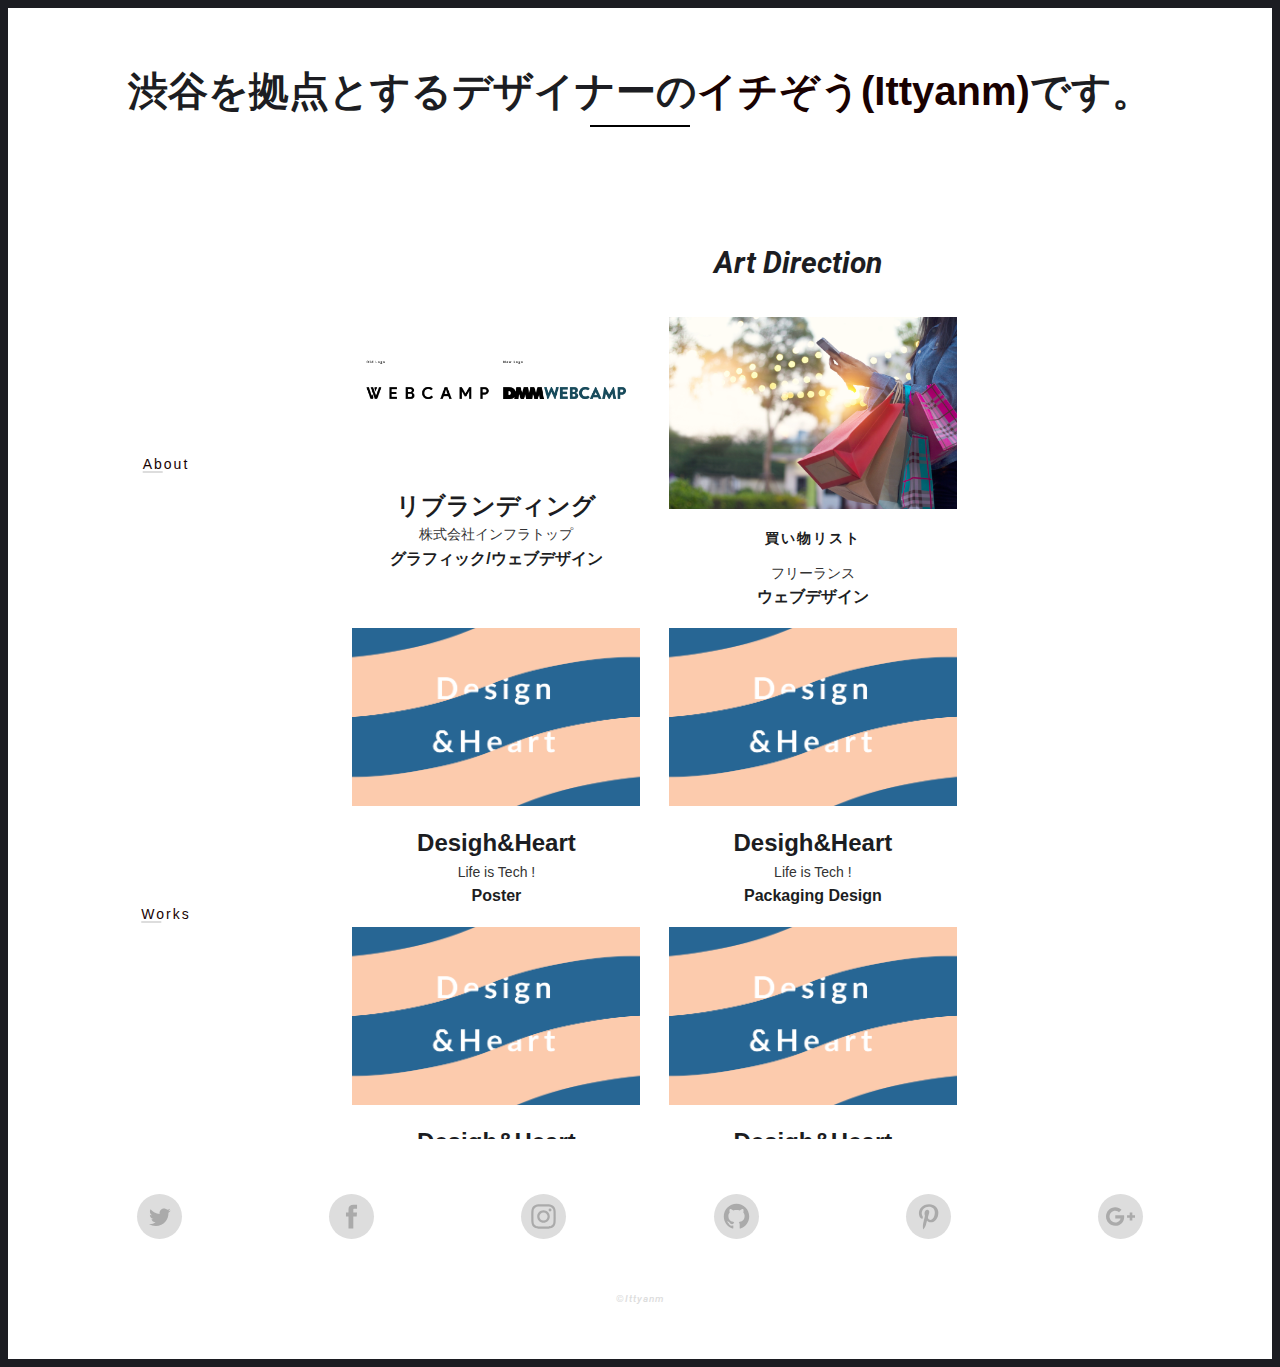
<file: index.html>
<!DOCTYPE html>
<html lang="ja">

<head prefix="og: http://ogp.me/ns# fb: http://ogp.me/ns/fb# article: http://ogp.me/ns/article#">
  <meta charset="UTF-8">
  <meta http-equiv="X-UA-Compatible" content="IE=edge">
  <meta name="viewport" content="width=device-width, initial-scale=1">
  <meta name="keyword" content="渋谷,デザイナー,Designer,Webデザイナー,WebDesigner,イチぞう,Ittyanm,Web,">
  <meta name="description" content="渋谷を拠点とするデザイナーのいっちゃん&#40;Ittyanm&#41;です。">
  <meta name="theme-color" content="#1C1D22">
  <!-- ↓ OGP ↓ -->
  <meta property="og:url" content="https://ittyanm.github.io/Ittyanm/">
  <meta property="og:type" content="website">
  <meta property="og:title" content="イチぞうのポートフォリオ/Ittyanm&trade;">
  <meta property="og:image" content="https://ittyanm.github.io/Ittyanm/Ittyam-OGP.png">
  <meta property="og:locale" content="ja_JP">
  <meta property="og:site_name" content="イチぞうのポートフォリオ">
  <meta property="og:description" content="渋谷を拠点とするデザイナーのイチぞう&40;Ittyanm&41;です。">
  <!-- ↓ Twitter ↓ -->
  <meta name="twitter:card" content="summary_large_image">
  <meta name="twitter:site" content="@Ittyanm">
  <!-- ↑ Twitter ↑ -->
  <!-- ↓ Facebook ↓ -->
  <meta property="fb:app_id" content="503237540058488" />
  <meta property="article:publisher" content="https://www.facebook.com/Ittyanm-1845844322394484/" />
  <!-- ↑ Facebook ↑ -->
  <!-- ↑ OGP ↑ -->
  <!-- ↓ GOOGLEFONTS CORE CSS ↓ -->
  <link href="https://fonts.googleapis.com/css?family=Montserrat:400,700|Roboto:400,400i" rel="stylesheet">
  <!-- ↑ GOOGLEFONTS CORE CSS ↑ -->
  <!-- ↓ CORE CSS ↓ -->
  <link rel="stylesheet" href="./assets/css/reset.css">
  <link rel="stylesheet" href="./assets/css/style.css">
  <!-- ↑ CORE CSS ↑ -->
  <!-- ↓ FAVICON ↓ -->
  <link rel="shortcut icon" href="./favicon.ico">
  <!-- ↑ FAVICON ↑ -->
  <!-- ↓ CANONICAL ↓ -->
  <link rel="canonical" href="https://ittyanm.github.io/Ittyanm/">
  <!-- ↑ CANONICAL ↑ -->
  <!-- ↓ TITLE ↓ -->
  <title>イチぞうのポートフォリオ/Ittyanm&trade;</title>
  <!-- ↑ TITLE ↑ -->
  <!-- ↓ Global site tag (gtag.js) - Google Analytics ↓ -->
  <script async src="https://www.googletagmanager.com/gtag/js?id=UA-136627569-1"></script>
  <script>
    window.dataLayer = window.dataLayer || [];
    function gtag(){dataLayer.push(arguments);}
    gtag('js', new Date());

    gtag('config', 'UA-136627569-1');
  </script>
  <!-- ↑ Global site tag (gtag.js) - Google Analytics ↑ -->
</head>

<body>
  <script>
    window.fbAsyncInit = function() {
      FB.init({
        appId: '503237540058488',
        xfbml: true,
        version: 'v2.10'
      });
      FB.AppEvents.logPageView();
    };

    (function(d, s, id) {
      var js, fjs = d.getElementsByTagName(s)[0];
      if (d.getElementById(id)) {
        return;
      }
      js = d.createElement(s);
      js.id = id;
      js.src = "https://connect.facebook.net/en_US/sdk.js";
      fjs.parentNode.insertBefore(js, fjs);
    }(document, 'script', 'facebook-jssdk'));
  </script>
  <header>
    <h1 class="greeting-name">渋谷を拠点とするデザイナーの<a class="catch" href="./about/index.html">イチぞう&#40;Ittyanm&#41;</a>です。</h1>
    <!--
    <p class="self-introduction">Kento Ichikawa's Design</p>
    <h1 class="top-title">Ittyanm<span class="trade">&trade;</span></h1>
    <p class="title">WebDesigner&amp;UI|UX</p>
    <p class="sentence">Design is how it works.</p>
-->
    <span class="border"></span>
  </header>
  <div class="wrapper">
    <aside>
      <nav>
        <ul class="menu">
          <li>
            <a href="./about/index.html">
              <span class="label">About</span>
            </a>
          </li>
          <li>
            <a href="./index.html">
              <span class="label">Works</span>
            </a>
          </li>
        </ul>
      </nav>
    </aside>
    <div class="container">
      <h2 class="work-theme">Art Direction</h2>
      <div class="grid">
        <a class="grid-item" href="./works/dwc_rebranding.html">
          <img src="./assets/img/logo_rebranding.png" alt="" width="288">
          <div class="caption">
            <h3>リブランディング</h3>
            <p>株式会社インフラトップ</p>
            <h4>グラフィック/ウェブデザイン</h4>
          </div>
          <!-- .caption -->
        </a>
        <!-- .grid-item -->
        <a class="grid-item" href="https://ittyanm.github.io/todo/" target="_blank">
          <img src="./assets/img/works/shopping_list/shopping_list-01.jpeg" alt="" width="288">
          <div class="caption">
            <h3 class="title">買い物リスト</h3>
            <p class="">フリーランス</p>
            <h4>ウェブデザイン</h4>
          </div>
          <!-- .caption -->
        </a>
        <!-- .grid-item -->
        <div class="grid-item">
          <img src="./assets/img/Design-Heart-Wallpaper.png" alt="" width="288">
          <div class="caption">
            <h3>Desigh&amp;Heart</h3>
            <p>Life is Tech !</p>
            <h4>Poster</h4>
          </div>
          <!-- .caption -->
        </div>
        <!-- .grid-item -->
        <div class="grid-item">
          <img src="./assets/img/Design-Heart-Wallpaper.png" alt="" width="288">
          <div class="caption">
            <h3>Desigh&amp;Heart</h3>
            <p>Life is Tech !</p>
            <h4>Packaging Design</h4>
          </div>
          <!-- .caption -->
        </div>
        <!-- .grid-item -->
        <div class="grid-item">
          <img src="./assets/img/Design-Heart-Wallpaper.png" alt="" width="288">
          <div class="caption">
            <h3>Desigh&amp;Heart</h3>
            <p>Life is Tech !</p>
            <h4>Typeface Design</h4>
          </div>
          <!-- .caption -->
        </div>
        <!-- .grid-item -->
        <div class="grid-item">
          <img src="./assets/img/Design-Heart-Wallpaper.png" alt="" width="288">
          <div class="caption">
            <h3>Desigh&amp;Heart</h3>
            <p>Life is Tech !</p>
            <h4>Brochure</h4>
          </div>
          <!-- .caption -->
        </div>
        <!-- .grid-item -->
        <div class="grid-item">
          <img src="./assets/img/Design-Heart-Wallpaper.png" alt="" width="288">
          <div class="caption">
            <h3>Desigh&amp;Heart</h3>
            <p>Life is Tech !</p>
            <h4>Brand Identity</h4>
          </div>
          <!-- .caption -->
        </div>
        <!-- .grid-item -->
        <div class="grid-item">
          <img src="./assets/img/Design-Heart-Wallpaper.png" alt="" width="288">
          <div class="caption">
            <h3>Desigh&amp;Heart</h3>
            <p>Life is Tech !</p>
            <h4>ECommerce / EShop</h4>
          </div>
          <!-- .caption -->
        </div>
        <!-- .grid-item -->
      </div>
      <!-- .grid -->
    </div>
    <!-- .container -->
  </div>
  <!-- .wrapper -->
  <footer>
    <nav class="footer-social">
      <ul>
        <li>
          <a href="https://twitter.com/Ittyanm/" class="footer-icon" title="Twitter" target="_blank">
            <svg class="icon icon-twitter">
              <use xlink:href="#icon-twitter"></use>
            </svg>
            <!--[if lt IE 9]><em>Twitter</em><![endif]-->
          </a>
        </li>
        <li>
          <a href="https://www.facebook.com/ittyanm" class="footer-icon" title="Facebook" target="_blank">
            <svg class="icon icon-facebook">
              <use xlink:href="#icon-facebook"></use>
            </svg>
            <!--[if lt IE 9]><em>Facebook</em><![endif]-->
          </a>
        </li>
        <li><a href="https://www.instagram.com/ittyanm/" class="footer-icon" title="Instagram" target="_blank"><svg class="icon icon-instagram" viewBox="0 0 512 512">
              <g>
                <path d="M256 109.3c47.8 0 53.4 0.2 72.3 1 17.4 0.8 26.9 3.7 33.2 6.2 8.4 3.2 14.3 7.1 20.6 13.4 6.3 6.3 10.1 12.2 13.4 20.6 2.5 6.3 5.4 15.8 6.2 33.2 0.9 18.9 1 24.5 1 72.3s-0.2 53.4-1 72.3c-0.8 17.4-3.7 26.9-6.2 33.2 -3.2 8.4-7.1 14.3-13.4 20.6 -6.3 6.3-12.2 10.1-20.6 13.4 -6.3 2.5-15.8 5.4-33.2 6.2 -18.9 0.9-24.5 1-72.3 1s-53.4-0.2-72.3-1c-17.4-0.8-26.9-3.7-33.2-6.2 -8.4-3.2-14.3-7.1-20.6-13.4 -6.3-6.3-10.1-12.2-13.4-20.6 -2.5-6.3-5.4-15.8-6.2-33.2 -0.9-18.9-1-24.5-1-72.3s0.2-53.4 1-72.3c0.8-17.4 3.7-26.9 6.2-33.2 3.2-8.4 7.1-14.3 13.4-20.6 6.3-6.3 12.2-10.1 20.6-13.4 6.3-2.5 15.8-5.4 33.2-6.2C202.6 109.5 208.2 109.3 256 109.3M256 77.1c-48.6 0-54.7 0.2-73.8 1.1 -19 0.9-32.1 3.9-43.4 8.3 -11.8 4.6-21.7 10.7-31.7 20.6 -9.9 9.9-16.1 19.9-20.6 31.7 -4.4 11.4-7.4 24.4-8.3 43.4 -0.9 19.1-1.1 25.2-1.1 73.8 0 48.6 0.2 54.7 1.1 73.8 0.9 19 3.9 32.1 8.3 43.4 4.6 11.8 10.7 21.7 20.6 31.7 9.9 9.9 19.9 16.1 31.7 20.6 11.4 4.4 24.4 7.4 43.4 8.3 19.1 0.9 25.2 1.1 73.8 1.1s54.7-0.2 73.8-1.1c19-0.9 32.1-3.9 43.4-8.3 11.8-4.6 21.7-10.7 31.7-20.6 9.9-9.9 16.1-19.9 20.6-31.7 4.4-11.4 7.4-24.4 8.3-43.4 0.9-19.1 1.1-25.2 1.1-73.8s-0.2-54.7-1.1-73.8c-0.9-19-3.9-32.1-8.3-43.4 -4.6-11.8-10.7-21.7-20.6-31.7 -9.9-9.9-19.9-16.1-31.7-20.6 -11.4-4.4-24.4-7.4-43.4-8.3C310.7 77.3 304.6 77.1 256 77.1L256 77.1z" />
                <path d="M256 164.1c-50.7 0-91.9 41.1-91.9 91.9s41.1 91.9 91.9 91.9 91.9-41.1 91.9-91.9S306.7 164.1 256 164.1zM256 315.6c-32.9 0-59.6-26.7-59.6-59.6s26.7-59.6 59.6-59.6 59.6 26.7 59.6 59.6S288.9 315.6 256 315.6z" />
                <circle cx="351.5" cy="160.5" r="21.5" />
              </g>
            </svg>
            <!--[if lt IE 9]><em>Instagram</em><![endif]--></a></li>
        <li>
          <a href="https://github.com/Ittyanm/" class="footer-icon" title="GitHub" target="_blank">
            <svg class="icon icon-github">
              <use xlink:href="#icon-github"></use>
            </svg>
            <!--[if lt IE 9]><em>GitHub</em><![endif]-->
          </a>
        </li>
        <li>
          <a href="https://www.pinterest.jp/ittyanm/" class="footer-icon" title="Pinterest" target="_blank">
            <svg class="icon icon-pinterest">
              <use xlink:href="#icon-pinterest"></use>
            </svg>
            <!--[if lt IE 9]><em>Pinterest</em><![endif]-->
          </a>
        </li>
        <li>
          <a href="https://plus.google.com/u/0/+%E5%B8%82%E5%B7%9D%E8%B3%A2%E4%BA%BA" class="footer-icon" title="GooglePlus" target="_blank">
            <svg class="icon icon-googleplus">
              <use xlink:href="#icon-googleplus"></use>
            </svg>
            <!--[if lt IE 9]><em>GooglePlus</em><![endif]-->
          </a>
        </li>
      </ul>
    </nav>
    <a class="copy" href="mailto:ittyanm@gmail.com?subject=お問い合わせタイトルをご入力ください&body=【会社名】%0D%0A%0D%0A【*お名前】%0D%0A%0D%0A【*メールアドレス】%0D%0A%0D%0A【電話番号】%0D%0A%0D%0A【*お問い合わせ内容】%0D%0A%0D%0A%0D%0A%0D%0A*は必須項目です。">&copy;<i>Ittyanm</i>
    </a>

  </footer>
  <svg style="display: block; width: 0; height: 0;" version="1.1" xmlns="http://www.w3.org/2000/svg" xmlns:xlink="http://www.w3.org/1999/xlink">
    <defs>
      <symbol id="icon-facebook" viewBox="0 0 512 512">
        <title>facebook</title>
        <path d="M211.9 197.4h-36.7v59.9h36.7V433.1h70.5V256.5h49.2l5.2-59.1h-54.4c0 0 0-22.1 0-33.7 0-13.9 2.8-19.5 16.3-19.5 10.9 0 38.2 0 38.2 0V82.9c0 0-40.2 0-48.8 0 -52.5 0-76.1 23.1-76.1 67.3C211.9 188.8 211.9 197.4 211.9 197.4z"></path>
      </symbol>
      <symbol id="icon-facebook-square" viewBox="0 0 32 32">
        <title>facebook-square</title>
        <path d="M30.234 0h-28.468c-0.976 0-1.766 0.79-1.766 1.766v28.468c0 0.976 0.79 1.766 1.766 1.766h15.326v-12.392h-4.172v-4.828h4.172v-3.566c0-4.132 2.524-6.38 6.212-6.38 1.766 0 3.284 0.128 3.726 0.188v4.32h-2.56c-2 0-2.39 0.96-2.39 2.36v3.080h4.78l-0.62 4.84h-4.16v12.378h8.154c0.976 0 1.766-0.79 1.766-1.766v-28.468c0-0.976-0.79-1.766-1.766-1.766z"></path>
      </symbol>
      <symbol id="icon-tumblr" viewBox="0 0 512 512">
        <title>tumblr</title>
        <path d="M210.8 80.3c-2.3 18.3-6.4 33.4-12.4 45.2 -6 11.9-13.9 22-23.9 30.5 -9.9 8.5-21.8 14.9-35.7 19.5v50.6h38.9v124.5c0 16.2 1.7 28.6 5.1 37.1 3.4 8.5 9.5 16.6 18.3 24.2 8.8 7.6 19.4 13.4 31.9 17.5 12.5 4.1 26.8 6.1 43 6.1 14.3 0 27.6-1.4 39.9-4.3 12.3-2.9 26-7.9 41.2-15v-55.9c-17.8 11.7-35.7 17.5-53.7 17.5 -10.1 0-19.1-2.4-27-7.1 -5.9-3.5-10-8.2-12.2-14 -2.2-5.8-3.3-19.1-3.3-39.7v-91.1H345.5v-55.8h-84.4v-90H210.8z"></path>
      </symbol>
      <symbol id="icon-twitter" viewBox="0 0 512 512">
        <title>twitter</title>
        <path d="M419.6 168.6c-11.7 5.2-24.2 8.7-37.4 10.2 13.4-8.1 23.8-20.8 28.6-36 -12.6 7.5-26.5 12.9-41.3 15.8 -11.9-12.6-28.8-20.6-47.5-20.6 -42 0-72.9 39.2-63.4 79.9 -54.1-2.7-102.1-28.6-134.2-68 -17 29.2-8.8 67.5 20.1 86.9 -10.7-0.3-20.7-3.3-29.5-8.1 -0.7 30.2 20.9 58.4 52.2 64.6 -9.2 2.5-19.2 3.1-29.4 1.1 8.3 25.9 32.3 44.7 60.8 45.2 -27.4 21.4-61.8 31-96.4 27 28.8 18.5 63 29.2 99.8 29.2 120.8 0 189.1-102.1 185-193.6C399.9 193.1 410.9 181.7 419.6 168.6z"></path>
      </symbol>
      <symbol id="icon-googleplus" viewBox="0 0 512 512">
        <title>googleplus</title>
        <path d="M179.7 237.6L179.7 284.2 256.7 284.2C253.6 304.2 233.4 342.9 179.7 342.9 133.4 342.9 95.6 304.4 95.6 257 95.6 209.6 133.4 171.1 179.7 171.1 206.1 171.1 223.7 182.4 233.8 192.1L270.6 156.6C247 134.4 216.4 121 179.7 121 104.7 121 44 181.8 44 257 44 332.2 104.7 393 179.7 393 258 393 310 337.8 310 260.1 310 251.2 309 244.4 307.9 237.6L179.7 237.6 179.7 237.6ZM468 236.7L429.3 236.7 429.3 198 390.7 198 390.7 236.7 352 236.7 352 275.3 390.7 275.3 390.7 314 429.3 314 429.3 275.3 468 275.3"></path>
      </symbol>
      <symbol id="icon-behance" viewBox="0 0 512 512">
        <title>behance</title>
        <path d="M254.8 171.8c6.4 8.9 9.6 19.6 9.6 32 0 12.8-3.2 23.1-9.7 30.9 -3.6 4.4-9 8.4-16 12 10.7 3.9 18.8 10.1 24.2 18.5 5.5 8.4 8.2 18.7 8.2 30.7 0 12.4-3.1 23.6-9.3 33.5 -4 6.6-8.9 12.1-14.9 16.5 -6.7 5.1-14.6 8.6-23.7 10.5 -9.1 1.9-19 2.8-29.6 2.8H99.1V149.5h101.4C226.1 149.8 244.2 157.3 254.8 171.8zM140.9 185.9v46.3h51c9.1 0 16.5-1.7 22.2-5.2 5.7-3.5 8.5-9.6 8.5-18.4 0-9.8-3.8-16.2-11.3-19.4 -6.5-2.2-14.7-3.3-24.8-3.3H140.9zM140.9 266.9v55.9h50.9c9.1 0 16.2-1.2 21.2-3.7 9.2-4.6 13.8-13.3 13.8-26.2 0-10.9-4.5-18.4-13.4-22.5 -5-2.3-12-3.5-21-3.6H140.9L140.9 266.9zM396.4 207.3c10.8 4.8 19.8 12.5 26.8 23 6.4 9.2 10.5 19.9 12.4 32.1 1.1 7.1 1.5 17.4 1.3 30.8H323.9c0.6 15.6 6 26.5 16.2 32.7 6.2 3.9 13.6 5.8 22.4 5.8 9.2 0 16.8-2.4 22.5-7.1 3.2-2.6 5.9-6.1 8.4-10.7h41.4c-1.1 9.2-6.1 18.5-15 28 -13.9 15.1-33.4 22.6-58.4 22.6 -20.6 0-38.9-6.4-54.6-19.1 -15.8-12.7-23.7-33.4-23.7-62.1 0-26.9 7.1-47.5 21.4-61.8 14.2-14.3 32.7-21.5 55.5-21.5C373.4 200 385.6 202.4 396.4 207.3zM335.7 242.3c-5.7 5.9-9.3 13.9-10.8 24h69.9c-0.7-10.8-4.3-18.9-10.8-24.5 -6.5-5.6-14.5-8.4-24.1-8.4C349.5 233.4 341.4 236.4 335.7 242.3zM402.8 161.5h-91.2V182.7h91.2V161.5z"></path>
      </symbol>
      <symbol id="icon-instagram" viewBox="0 0 32 32">
        <title>instagram</title>
        <path d="M16 0c-4.346 0-4.89 0.020-6.596 0.096-1.704 0.080-2.864 0.348-3.884 0.744-1.052 0.408-1.946 0.956-2.834 1.846-0.89 0.888-1.44 1.78-1.846 2.834-0.396 1.020-0.666 2.18-0.744 3.884-0.080 1.706-0.096 2.25-0.096 6.596s0.020 4.89 0.096 6.596c0.080 1.704 0.348 2.866 0.744 3.884 0.408 1.052 0.956 1.946 1.846 2.834 0.888 0.89 1.78 1.44 2.834 1.846 1.020 0.396 2.18 0.666 3.884 0.744 1.706 0.080 2.25 0.096 6.596 0.096s4.89-0.020 6.596-0.096c1.704-0.080 2.866-0.348 3.884-0.744 1.052-0.408 1.946-0.956 2.834-1.846 0.89-0.888 1.44-1.78 1.846-2.834 0.396-1.020 0.666-2.18 0.744-3.884 0.080-1.706 0.096-2.25 0.096-6.596s-0.020-4.89-0.096-6.596c-0.080-1.704-0.348-2.866-0.744-3.884-0.408-1.052-0.956-1.946-1.846-2.834-0.888-0.89-1.78-1.44-2.834-1.846-1.020-0.396-2.18-0.666-3.884-0.744-1.706-0.080-2.25-0.096-6.596-0.096zM16 2.88c4.272 0 4.78 0.020 6.466 0.096 1.56 0.072 2.406 0.332 2.97 0.552 0.748 0.29 1.28 0.636 1.84 1.196s0.906 1.092 1.196 1.84c0.22 0.564 0.48 1.41 0.552 2.97 0.076 1.688 0.094 2.194 0.094 6.466s-0.020 4.78-0.1 6.466c-0.080 1.56-0.34 2.406-0.56 2.97-0.3 0.748-0.64 1.28-1.2 1.84s-1.1 0.906-1.84 1.196c-0.56 0.22-1.42 0.48-2.98 0.552-1.7 0.076-2.2 0.094-6.48 0.094s-4.78-0.020-6.48-0.1c-1.56-0.080-2.42-0.34-2.98-0.56-0.76-0.3-1.28-0.64-1.84-1.2s-0.92-1.1-1.2-1.84c-0.22-0.56-0.48-1.42-0.56-2.98-0.060-1.68-0.080-2.2-0.080-6.46s0.020-4.78 0.080-6.48c0.080-1.56 0.34-2.42 0.56-2.98 0.28-0.76 0.64-1.28 1.2-1.84s1.080-0.92 1.84-1.2c0.56-0.22 1.4-0.48 2.96-0.56 1.7-0.060 2.2-0.080 6.48-0.080zM16 7.784c-4.54 0-8.216 3.68-8.216 8.216 0 4.54 3.68 8.216 8.216 8.216 4.54 0 8.216-3.68 8.216-8.216 0-4.54-3.68-8.216-8.216-8.216zM16 21.334c-2.946 0-5.334-2.388-5.334-5.334s2.388-5.334 5.334-5.334c2.946 0 5.334 2.388 5.334 5.334s-2.388 5.334-5.334 5.334zM26.46 7.46c0 1.060-0.86 1.92-1.92 1.92s-1.92-0.86-1.92-1.92 0.86-1.92 1.92-1.92 1.92 0.86 1.92 1.92z"></path>
      </symbol>
      <symbol id="icon-dribbble" viewBox="0 0 512 512">
        <title>dribbble</title>
        <path d="M256 68.4C152.4 68.4 68.4 152.4 68.4 256c0 103.6 84 187.6 187.6 187.6S443.6 359.6 443.6 256C443.6 152.4 359.6 68.4 256 68.4zM410.6 247.3c-40.3-6.6-77.3-7-111-1.1 -3.8-8.8-7.8-17.6-12-26.3 36.1-15.6 65.1-36.9 86.7-63.8C395.4 181 408.6 212.6 410.6 247.3zM350.5 133.4c-18.8 24.3-44.8 43.5-78 57.5 -15.9-29.1-34-57.5-54.5-85 12.2-3.1 24.9-4.9 38-4.9C291.6 101 324.3 113.2 350.5 133.4zM186.1 117.9c20.8 27.2 39.3 55.3 55.3 84.1 -38 11.2-83.4 16.9-135.8 17.3C116.4 175 146.3 138.1 186.1 117.9zM101 256c0-1.3 0.2-2.7 0.2-4 60.2-0.1 112.1-7 155.6-20.7 3.6 7.4 7.1 14.9 10.5 22.4 -52.8 16.5-96.4 50.4-130.3 101.3C114.5 328.2 101 293.6 101 256zM160.9 378.1c30.8-48.3 70.1-79.7 118.8-94.2 14.5 37.8 25.2 76.8 31.9 116.6 -17.3 6.7-36 10.5-55.6 10.5C220.1 411 187.2 398.6 160.9 378.1zM342 384.8c-6.9-36.8-16.9-72.8-30-107.8 29.3-4.1 61.6-3.1 96.9 3.1C402.1 323.6 377.2 361.3 342 384.8z"></path>
      </symbol>
      <symbol id="icon-pinterest" viewBox="0 0 512 512">
        <title>pinterest</title>
        <path d="M266.6 76.5c-100.2 0-150.7 71.8-150.7 131.7 0 36.3 13.7 68.5 43.2 80.6 4.8 2 9.2 0.1 10.6-5.3 1-3.7 3.3-13 4.3-16.9 1.4-5.3 0.9-7.1-3-11.8 -8.5-10-13.9-23-13.9-41.3 0-53.3 39.9-101 103.8-101 56.6 0 87.7 34.6 87.7 80.8 0 60.8-26.9 112.1-66.8 112.1 -22.1 0-38.6-18.2-33.3-40.6 6.3-26.7 18.6-55.5 18.6-74.8 0-17.3-9.3-31.7-28.4-31.7 -22.5 0-40.7 23.3-40.7 54.6 0 19.9 6.7 33.4 6.7 33.4s-23.1 97.8-27.1 114.9c-8.1 34.1-1.2 75.9-0.6 80.1 0.3 2.5 3.6 3.1 5 1.2 2.1-2.7 28.9-35.9 38.1-69 2.6-9.4 14.8-58 14.8-58 7.3 14 28.7 26.3 51.5 26.3 67.8 0 113.8-61.8 113.8-144.5C400.1 134.7 347.1 76.5 266.6 76.5z"></path>
      </symbol>
      <symbol id="icon-sass" viewBox="0 0 32 32">
        <title>sass</title>
        <path d="M16 0c8.836 0 16 7.164 16 16s-7.164 16-16 16-16-7.164-16-16 7.164-16 16-16zM12.82 21.33c0.234 0.86 0.208 1.664-0.032 2.39l-0.088 0.24c-0.032 0.080-0.068 0.16-0.104 0.234-0.186 0.386-0.434 0.746-0.74 1.080-0.93 1.012-2.228 1.396-2.786 1.072-0.6-0.348-0.3-1.78 0.78-2.92 1.16-1.224 2.826-2.012 2.826-2.012v-0.004l0.144-0.080zM26.036 6.85c-0.724-2.844-5.436-3.78-9.896-2.194-2.654 0.944-5.526 2.424-7.592 4.356-2.456 2.296-2.848 4.296-2.688 5.132 0.57 2.948 4.61 4.876 6.272 6.306v0.008c-0.49 0.24-4.074 2.040-4.914 3.9-0.9 1.96 0.14 3.36 0.82 3.54 2.1 0.58 4.26-0.48 5.42-2.2 1.12-1.68 1.020-3.84 0.54-4.9 0.66-0.18 1.44-0.26 2.44-0.14 2.8 0.32 3.36 2.080 3.24 2.8s-0.7 1.14-0.9 1.26c-0.2 0.12-0.26 0.16-0.24 0.24 0.020 0.12 0.12 0.12 0.28 0.1 0.22-0.040 1.46-0.6 1.52-1.96 0.060-1.72-1.58-3.64-4.5-3.6-1.2 0.020-1.96 0.12-2.5 0.34-0.040-0.060-0.080-0.1-0.14-0.14-1.8-1.94-5.14-3.3-5-5.88 0.040-0.94 0.38-3.42 6.4-6.42 4.94-2.46 8.88-1.78 9.56-0.28 0.98 2.14-2.1 6.12-7.24 6.7-1.96 0.22-2.98-0.54-3.24-0.82-0.28-0.3-0.32-0.32-0.42-0.26-0.16 0.080-0.060 0.34 0 0.5 0.16 0.4 0.78 1.1 1.86 1.46 0.94 0.3 3.24 0.48 6-0.6 3.1-1.2 5.52-4.54 4.82-7.34z"></path>
      </symbol>
      <symbol id="icon-github" viewBox="0 0 512 512">
        <title>github</title>
        <path d="M256 70.7c-102.6 0-185.9 83.2-185.9 185.9 0 82.1 53.3 151.8 127.1 176.4 9.3 1.7 12.3-4 12.3-8.9V389.4c-51.7 11.3-62.5-21.9-62.5-21.9 -8.4-21.5-20.6-27.2-20.6-27.2 -16.9-11.5 1.3-11.3 1.3-11.3 18.7 1.3 28.5 19.2 28.5 19.2 16.6 28.4 43.5 20.2 54.1 15.4 1.7-12 6.5-20.2 11.8-24.9 -41.3-4.7-84.7-20.6-84.7-91.9 0-20.3 7.3-36.9 19.2-49.9 -1.9-4.7-8.3-23.6 1.8-49.2 0 0 15.6-5 51.1 19.1 14.8-4.1 30.7-6.2 46.5-6.3 15.8 0.1 31.7 2.1 46.6 6.3 35.5-24 51.1-19.1 51.1-19.1 10.1 25.6 3.8 44.5 1.8 49.2 11.9 13 19.1 29.6 19.1 49.9 0 71.4-43.5 87.1-84.9 91.7 6.7 5.8 12.8 17.1 12.8 34.4 0 24.9 0 44.9 0 51 0 4.9 3 10.7 12.4 8.9 73.8-24.6 127-94.3 127-176.4C441.9 153.9 358.6 70.7 256 70.7z"></path>
      </symbol>
      <symbol id="icon-html5" viewBox="0 0 28 32">
        <title>html5</title>
        <path d="M0 0h28l-2.546 28.75-11.486 3.25-11.42-3.25-2.548-28.75zM9.374 13l-0.31-3.624 13.412 0.004 0.308-3.496-17.568-0.004 0.93 10.68h12.168l-0.434 4.568-3.88 1.072-3.94-1.080-0.25-2.812h-3.48l0.44 5.56 7.23 1.932 7.172-1.924 0.992-10.876h-12.79z"></path>
      </symbol>
      <symbol id="icon-css3" viewBox="0 0 32 32">
        <title>css3</title>
        <path d="M2 0h28l-2.546 28.75-11.486 3.25-11.42-3.25-2.548-28.75zM24.786 5.884l-17.57-0.004 0.284 3.496 13.5 0.002-0.34 3.622h-8.854l0.318 3.432h8.244l-0.488 4.696-3.88 1.072-3.94-1.078-0.25-2.814h-3.48l0.388 5.14 7.282 2.27 7.164-2.040 1.622-17.794z"></path>
      </symbol>
      <symbol id="icon-javascript" viewBox="0 0 32 32">
        <title>javascript</title>
        <path d="M0 0h32v32h-32v-32zM29.38 24.368c-0.234-1.46-1.186-2.686-4.006-3.83-0.98-0.46-2.070-0.78-2.396-1.52-0.12-0.44-0.14-0.68-0.060-0.94 0.2-0.86 1.22-1.12 2.020-0.88 0.52 0.16 1 0.56 1.3 1.2 1.38-0.9 1.38-0.9 2.34-1.5-0.36-0.56-0.54-0.8-0.78-1.040-0.84-0.94-1.96-1.42-3.78-1.38l-0.94 0.12c-0.9 0.22-1.76 0.7-2.28 1.34-1.52 1.72-1.080 4.72 0.76 5.96 1.82 1.36 4.48 1.66 4.82 2.94 0.32 1.56-1.16 2.060-2.62 1.88-1.080-0.24-1.68-0.78-2.34-1.78l-2.44 1.4c0.28 0.64 0.6 0.92 1.080 1.48 2.32 2.34 8.12 2.22 9.16-1.34 0.040-0.12 0.32-0.94 0.1-2.2zM17.4 14.708h-2.996c0 2.584-0.012 5.152-0.012 7.74 0 1.644 0.084 3.152-0.184 3.614-0.44 0.92-1.572 0.8-2.088 0.64-0.528-0.26-0.796-0.62-1.106-1.14-0.084-0.14-0.148-0.26-0.17-0.26l-2.434 1.5c0.406 0.84 1 1.56 1.766 2.020 1.14 0.68 2.672 0.9 4.276 0.54 1.044-0.3 1.944-0.92 2.414-1.88 0.68-1.24 0.536-2.76 0.53-4.46 0.016-2.74 0-5.48 0-8.24z"></path>
      </symbol>
    </defs>
  </svg>
</body>

</html>
</file>
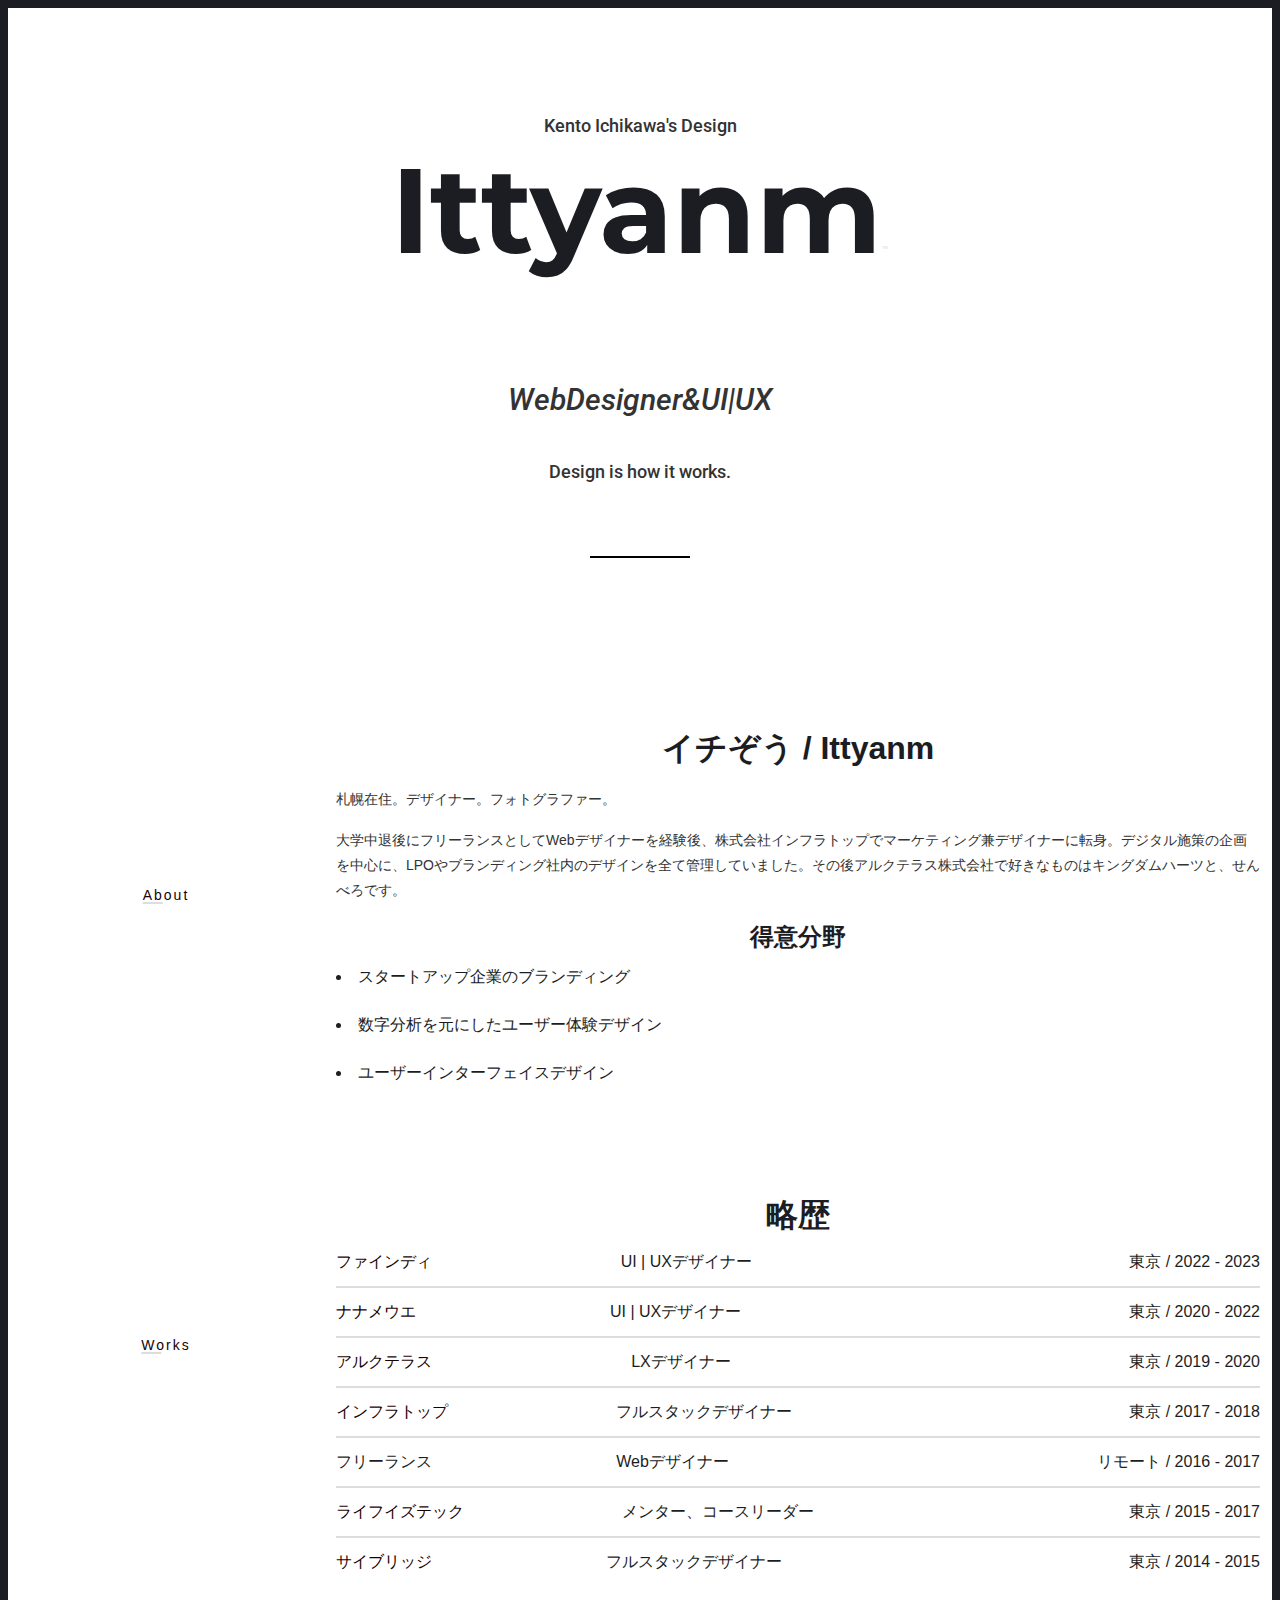
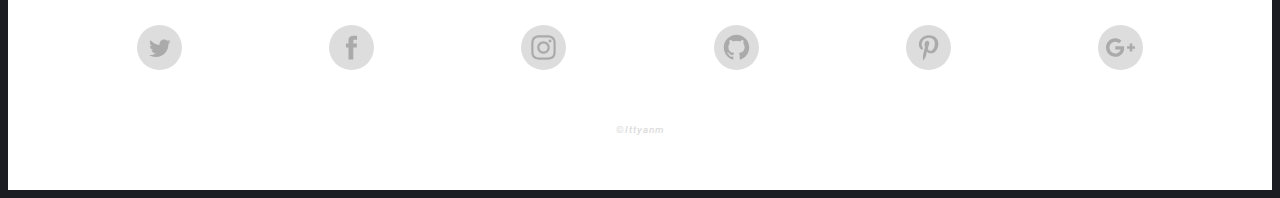
<file: about/index.html>
<!DOCTYPE html>
<html lang="ja">

<head prefix="og: http://ogp.me/ns# fb: http://ogp.me/ns/fb# article: http://ogp.me/ns/article#">
  <meta charset="UTF-8">
  <meta http-equiv="X-UA-Compatible" content="IE=edge">
  <meta name="viewport" content="width=device-width, initial-scale=1">
  <meta name="keyword" content="札幌,デザイナー,Designer,Webデザイナー,WebDesigner,イチぞう,Ittyanm,Web,">
  <meta name="description" content="札幌を拠点とするデザイナーイチぞうのポートフォリオです。">
  <meta name="theme-color" content="#1C1D22">
  <meta name="author" content="イチぞう">
  <!-- ↓ OGP ↓ -->
  <meta property="og:url" content="https://ittyanm.github.io/Ittyanm/about/index.html">
  <meta property="og:type" content="profile">
  <meta property="og:title" content="イチぞうのプロフィール/Ittyanm&trade;">
  <meta property="og:image" content="https://ittyanm.github.io/Ittyanm/Ittyam-OGP.png">
  <meta property="og:locale" content="ja_JP">
  <meta property="og:site_name" content="イチぞうのポートフォリオ">
  <meta property="og:description" content="札幌を拠点とするデザイナーのイチぞう&40;Ittyanm&41;についてです。">
  <!-- ↓ Twitter ↓ -->
  <meta name="twitter:card" content="summary_large_image">
  <meta name="twitter:site" content="@Ittyanm">
  <!-- ↑ Twitter ↑ -->
  <!-- ↓ Facebook ↓ -->
  <meta property="fb:app_id" content="503237540058488" />
  <meta property="article:publisher" content="https://www.facebook.com/Ittyanm-1845844322394484/" />
  <!-- ↑ Facebook ↑ -->
  <!-- ↑ OGP ↑ -->
  <!-- ↓ GOOGLEFONTS CORE CSS ↓ -->
  <link href="https://fonts.googleapis.com/css?family=Montserrat:400,700|Roboto:400,400i" rel="stylesheet">
  <!-- ↑ GOOGLEFONTS CORE CSS ↑ -->
  <!-- ↓ CORE CSS ↓ -->
  <link rel="stylesheet" href="../assets/css/reset.css">
  <link rel="stylesheet" href="../assets/css/style.css">
  <link rel="stylesheet" href="../assets/css/about.css">
  <!-- ↑ CORE CSS ↑ -->
  <!-- ↓ FAVICON ↓ -->
  <link rel="shortcut icon" href="../favicon.ico">
  <!-- ↑ FAVICON ↑ -->
  <!-- ↓ CANONICAL ↓ -->
  <link rel="canonical" href="https://ittyanm.github.io/Ittyanm/">
  <!-- ↑ CANONICAL ↑ -->
  <!-- ↓ TITLE ↓ -->
  <title>イチぞうのプロフィール/Ittyanm&trade;</title>
  <!-- ↑ TITLE ↑ -->
  <!-- ↓ Global site tag (gtag.js) - Google Analytics ↓ -->
  <script async src="https://www.googletagmanager.com/gtag/js?id=UA-136627569-1"></script>
  <script>
    window.dataLayer = window.dataLayer || [];

    function gtag() {
      dataLayer.push(arguments);
    }
    gtag('js', new Date());

    gtag('config', 'UA-136627569-1');
  </script>
  <!-- ↑ Global site tag (gtag.js) - Google Analytics ↑ -->
</head>

<body>
  <script>
    window.fbAsyncInit = function() {
      FB.init({
        appId: '503237540058488',
        xfbml: true,
        version: 'v2.10'
      });
      FB.AppEvents.logPageView();
    };

    (function(d, s, id) {
      var js, fjs = d.getElementsByTagName(s)[0];
      if (d.getElementById(id)) {
        return;
      }
      js = d.createElement(s);
      js.id = id;
      js.src = "https://connect.facebook.net/en_US/sdk.js";
      fjs.parentNode.insertBefore(js, fjs);
    }(document, 'script', 'facebook-jssdk'));
  </script>
  <header>
    <!--    <h1 class="greeting-name">札幌を拠点とするデザイナーの<a class="catch" href="./about/index.html">イチぞう&#40;Ittyanm&#41;</a>です。</h1>-->
    <p class="self-introduction">Kento Ichikawa's Design</p>
    <h1 class="top-title">Ittyanm<span class="trade">&trade;</span></h1>
    <p class="title">WebDesigner&amp;UI|UX</p>
    <p class="sentence">Design is how it works.</p>
    <span class="border"></span>
  </header>
  <div class="main-visual">

  </div>
  <div class="wrapper">
    <aside>
      <nav>
        <ul class="menu">
          <li>
            <a href="../about/index.html">
              <span class="label">About</span>
            </a>
          </li>
          <li>
            <a href="../index.html">
              <span class="label">Works</span>
            </a>
          </li>
        </ul>
      </nav>
    </aside>
    <div class="container">
      <div class="message">
        <h2>イチぞう / Ittyanm</h2>
        <p>札幌在住。デザイナー。フォトグラファー。</p>
       <p>大学中退後にフリーランスとしてWebデザイナーを経験後、株式会社インフラトップでマーケティング兼デザイナーに転身。デジタル施策の企画を中心に、LPOやブランディング社内のデザインを全て管理していました。その後アルクテラス株式会社で好きなものはキングダムハーツと、せんべろです。</p>
       <h3>得意分野</h3>
        <ol>
          <li>スタートアップ企業のブランディング</li>
          <li>数字分析を元にしたユーザー体験デザイン</li>
          <li>ユーザーインターフェイスデザイン</li>
        </ol>
     </div>
      <!-- .message -->
      <div class="careers">
        <h2>略歴</h2>
        <div class="career">
          <ol>
            <li class="career-employer"><a href="https://findy.co.jp/" target="_blank">ファインディ</a></li>
            <li class="career-title">UI | UXデザイナー</li>
            <li class="career-period">東京 / 2022 - 2023</li>
          </ol>
        </div>
        <div class="career">
          <ol>
            <li class="career-employer"><a href="https://nanameue.jp/" target="_blank">ナナメウエ</a></li>
            <li class="career-title">UI | UXデザイナー</li>
            <li class="career-period">東京 / 2020 - 2022</li>
          </ol>
        </div>
        <div class="career">
          <ol>
            <li class="career-employer"><a href="https://corp.clearnotebooks.com/" target="_blank">アルクテラス</a></li>
            <li class="career-title">LXデザイナー</li>
            <li class="career-period">東京 / 2019 - 2020</li>
          </ol>
        </div>
        <div class="career">
          <ol>
            <li class="career-employer"><a href="http://infratop.jp/" target="_blank">インフラトップ</a></li>
            <li class="career-title">フルスタックデザイナー</li>
            <li class="career-period">東京 / 2017 - 2018</li>
          </ol>
        </div>
        <div class="career">
          <ol>
            <li class="career-employer">フリーランス</li>
            <li class="career-title">Webデザイナー</li>
            <li class="career-period">リモート / 2016 - 2017</li>
          </ol>
        </div>
        <div class="career">
          <ol>
            <li class="career-employer"><a href="https://lifeistech.co.jp/" target="_blank">ライフイズテック</a></li>
            <li class="career-title">メンター、コースリーダー</li>
            <li class="career-period">東京 / 2015 - 2017</li>
          </ol>
        </div>
        <div class="career">
          <ol>
            <li class="career-employer"><a href="https://www.cybridge.jp/" target="_blank">サイブリッジ</a></li>
            <li class="career-title">フルスタックデザイナー</li>
            <li class="career-period">東京 / 2014 - 2015</li>
          </ol>
        </div>
        <div class="career">
          <ol>
            <li class="career-employer"><a href="https://www.cyberbuzz.co.jp/" target="_blank">サイバー・バズ</a></li>
            <li class="career-title">社長室 SEO</li>
            <li class="career-period">東京 / 2014</li>
          </ol>
        </div>
        <div class="career">
          <ol>
            <li class="career-employer"><a href="http://univ.kanto-gakuin.ac.jp/" target="_blank">関東学院大学</a></li>
            <li class="career-title">理工学部理工学科 総合機械コース</li>
            <li class="career-period">神奈川 / 2011 - 2016</li>
          </ol>
        </div>
      </div>
      <!-- .careers -->
      <div class="avatar">
        <div class="avatar-icon"></div>
      </div>
      <!-- .avatar -->
    </div>
    <!-- .container -->
  </div>
  <!-- .wrapper -->
  <footer>
    <nav class="footer-social">
      <ul>
        <li>
          <a href="https://twitter.com/Ittyanm/" class="footer-icon" title="Twitter" target="_blank">
            <svg class="icon icon-twitter">
              <use xlink:href="#icon-twitter"></use>
            </svg>
            <!--[if lt IE 9]><em>Twitter</em><![endif]-->
          </a>
        </li>
        <li>
          <a href="https://www.facebook.com/ittyanm" class="footer-icon" title="Facebook" target="_blank">
            <svg class="icon icon-facebook">
              <use xlink:href="#icon-facebook"></use>
            </svg>
            <!--[if lt IE 9]><em>Facebook</em><![endif]-->
          </a>
        </li>
        <li><a href="https://www.instagram.com/ittyanm/" class="footer-icon" title="Instagram" target="_blank"><svg class="icon icon-instagram" viewBox="0 0 512 512">
              <g>
                <path d="M256 109.3c47.8 0 53.4 0.2 72.3 1 17.4 0.8 26.9 3.7 33.2 6.2 8.4 3.2 14.3 7.1 20.6 13.4 6.3 6.3 10.1 12.2 13.4 20.6 2.5 6.3 5.4 15.8 6.2 33.2 0.9 18.9 1 24.5 1 72.3s-0.2 53.4-1 72.3c-0.8 17.4-3.7 26.9-6.2 33.2 -3.2 8.4-7.1 14.3-13.4 20.6 -6.3 6.3-12.2 10.1-20.6 13.4 -6.3 2.5-15.8 5.4-33.2 6.2 -18.9 0.9-24.5 1-72.3 1s-53.4-0.2-72.3-1c-17.4-0.8-26.9-3.7-33.2-6.2 -8.4-3.2-14.3-7.1-20.6-13.4 -6.3-6.3-10.1-12.2-13.4-20.6 -2.5-6.3-5.4-15.8-6.2-33.2 -0.9-18.9-1-24.5-1-72.3s0.2-53.4 1-72.3c0.8-17.4 3.7-26.9 6.2-33.2 3.2-8.4 7.1-14.3 13.4-20.6 6.3-6.3 12.2-10.1 20.6-13.4 6.3-2.5 15.8-5.4 33.2-6.2C202.6 109.5 208.2 109.3 256 109.3M256 77.1c-48.6 0-54.7 0.2-73.8 1.1 -19 0.9-32.1 3.9-43.4 8.3 -11.8 4.6-21.7 10.7-31.7 20.6 -9.9 9.9-16.1 19.9-20.6 31.7 -4.4 11.4-7.4 24.4-8.3 43.4 -0.9 19.1-1.1 25.2-1.1 73.8 0 48.6 0.2 54.7 1.1 73.8 0.9 19 3.9 32.1 8.3 43.4 4.6 11.8 10.7 21.7 20.6 31.7 9.9 9.9 19.9 16.1 31.7 20.6 11.4 4.4 24.4 7.4 43.4 8.3 19.1 0.9 25.2 1.1 73.8 1.1s54.7-0.2 73.8-1.1c19-0.9 32.1-3.9 43.4-8.3 11.8-4.6 21.7-10.7 31.7-20.6 9.9-9.9 16.1-19.9 20.6-31.7 4.4-11.4 7.4-24.4 8.3-43.4 0.9-19.1 1.1-25.2 1.1-73.8s-0.2-54.7-1.1-73.8c-0.9-19-3.9-32.1-8.3-43.4 -4.6-11.8-10.7-21.7-20.6-31.7 -9.9-9.9-19.9-16.1-31.7-20.6 -11.4-4.4-24.4-7.4-43.4-8.3C310.7 77.3 304.6 77.1 256 77.1L256 77.1z" />
                <path d="M256 164.1c-50.7 0-91.9 41.1-91.9 91.9s41.1 91.9 91.9 91.9 91.9-41.1 91.9-91.9S306.7 164.1 256 164.1zM256 315.6c-32.9 0-59.6-26.7-59.6-59.6s26.7-59.6 59.6-59.6 59.6 26.7 59.6 59.6S288.9 315.6 256 315.6z" />
                <circle cx="351.5" cy="160.5" r="21.5" />
              </g>
            </svg>
            <!--[if lt IE 9]><em>Instagram</em><![endif]--></a></li>
        <li>
          <a href="https://github.com/Ittyanm/" class="footer-icon" title="GitHub" target="_blank">
            <svg class="icon icon-github">
              <use xlink:href="#icon-github"></use>
            </svg>
            <!--[if lt IE 9]><em>GitHub</em><![endif]-->
          </a>
        </li>
        <li>
          <a href="https://www.pinterest.jp/ittyanm/" class="footer-icon" title="Pinterest" target="_blank">
            <svg class="icon icon-pinterest">
              <use xlink:href="#icon-pinterest"></use>
            </svg>
            <!--[if lt IE 9]><em>Pinterest</em><![endif]-->
          </a>
        </li>
        <li>
          <a href="https://plus.google.com/u/0/+%E5%B8%82%E5%B7%9D%E8%B3%A2%E4%BA%BA" class="footer-icon" title="GooglePlus" target="_blank">
            <svg class="icon icon-googleplus">
              <use xlink:href="#icon-googleplus"></use>
            </svg>
            <!--[if lt IE 9]><em>GooglePlus</em><![endif]-->
          </a>
        </li>
      </ul>
    </nav>
    <a class="copy" href="mailto:ittyanm@gmail.com?subject=お問い合わせタイトルをご入力ください&body=【会社名】%0D%0A%0D%0A【*お名前】%0D%0A%0D%0A【*メールアドレス】%0D%0A%0D%0A【電話番号】%0D%0A%0D%0A【*お問い合わせ内容】%0D%0A%0D%0A%0D%0A%0D%0A*は必須項目です。">&copy;<i>Ittyanm</i>
    </a>
<!--
    <div class="fb-like" data-share="true" data-width="450" data-show-faces="true">
    </div>
-->
  </footer>
  <svg style="display: block; width: 0; height: 0;" version="1.1" xmlns="http://www.w3.org/2000/svg" xmlns:xlink="http://www.w3.org/1999/xlink">
    <defs>
      <symbol id="icon-facebook" viewBox="0 0 512 512">
        <title>facebook</title>
        <path d="M211.9 197.4h-36.7v59.9h36.7V433.1h70.5V256.5h49.2l5.2-59.1h-54.4c0 0 0-22.1 0-33.7 0-13.9 2.8-19.5 16.3-19.5 10.9 0 38.2 0 38.2 0V82.9c0 0-40.2 0-48.8 0 -52.5 0-76.1 23.1-76.1 67.3C211.9 188.8 211.9 197.4 211.9 197.4z"></path>
      </symbol>
      <symbol id="icon-facebook-square" viewBox="0 0 32 32">
        <title>facebook-square</title>
        <path d="M30.234 0h-28.468c-0.976 0-1.766 0.79-1.766 1.766v28.468c0 0.976 0.79 1.766 1.766 1.766h15.326v-12.392h-4.172v-4.828h4.172v-3.566c0-4.132 2.524-6.38 6.212-6.38 1.766 0 3.284 0.128 3.726 0.188v4.32h-2.56c-2 0-2.39 0.96-2.39 2.36v3.080h4.78l-0.62 4.84h-4.16v12.378h8.154c0.976 0 1.766-0.79 1.766-1.766v-28.468c0-0.976-0.79-1.766-1.766-1.766z"></path>
      </symbol>
      <symbol id="icon-tumblr" viewBox="0 0 512 512">
        <title>tumblr</title>
        <path d="M210.8 80.3c-2.3 18.3-6.4 33.4-12.4 45.2 -6 11.9-13.9 22-23.9 30.5 -9.9 8.5-21.8 14.9-35.7 19.5v50.6h38.9v124.5c0 16.2 1.7 28.6 5.1 37.1 3.4 8.5 9.5 16.6 18.3 24.2 8.8 7.6 19.4 13.4 31.9 17.5 12.5 4.1 26.8 6.1 43 6.1 14.3 0 27.6-1.4 39.9-4.3 12.3-2.9 26-7.9 41.2-15v-55.9c-17.8 11.7-35.7 17.5-53.7 17.5 -10.1 0-19.1-2.4-27-7.1 -5.9-3.5-10-8.2-12.2-14 -2.2-5.8-3.3-19.1-3.3-39.7v-91.1H345.5v-55.8h-84.4v-90H210.8z"></path>
      </symbol>
      <symbol id="icon-twitter" viewBox="0 0 512 512">
        <title>twitter</title>
        <path d="M419.6 168.6c-11.7 5.2-24.2 8.7-37.4 10.2 13.4-8.1 23.8-20.8 28.6-36 -12.6 7.5-26.5 12.9-41.3 15.8 -11.9-12.6-28.8-20.6-47.5-20.6 -42 0-72.9 39.2-63.4 79.9 -54.1-2.7-102.1-28.6-134.2-68 -17 29.2-8.8 67.5 20.1 86.9 -10.7-0.3-20.7-3.3-29.5-8.1 -0.7 30.2 20.9 58.4 52.2 64.6 -9.2 2.5-19.2 3.1-29.4 1.1 8.3 25.9 32.3 44.7 60.8 45.2 -27.4 21.4-61.8 31-96.4 27 28.8 18.5 63 29.2 99.8 29.2 120.8 0 189.1-102.1 185-193.6C399.9 193.1 410.9 181.7 419.6 168.6z"></path>
      </symbol>
      <symbol id="icon-googleplus" viewBox="0 0 512 512">
        <title>googleplus</title>
        <path d="M179.7 237.6L179.7 284.2 256.7 284.2C253.6 304.2 233.4 342.9 179.7 342.9 133.4 342.9 95.6 304.4 95.6 257 95.6 209.6 133.4 171.1 179.7 171.1 206.1 171.1 223.7 182.4 233.8 192.1L270.6 156.6C247 134.4 216.4 121 179.7 121 104.7 121 44 181.8 44 257 44 332.2 104.7 393 179.7 393 258 393 310 337.8 310 260.1 310 251.2 309 244.4 307.9 237.6L179.7 237.6 179.7 237.6ZM468 236.7L429.3 236.7 429.3 198 390.7 198 390.7 236.7 352 236.7 352 275.3 390.7 275.3 390.7 314 429.3 314 429.3 275.3 468 275.3"></path>
      </symbol>
      <symbol id="icon-behance" viewBox="0 0 512 512">
        <title>behance</title>
        <path d="M254.8 171.8c6.4 8.9 9.6 19.6 9.6 32 0 12.8-3.2 23.1-9.7 30.9 -3.6 4.4-9 8.4-16 12 10.7 3.9 18.8 10.1 24.2 18.5 5.5 8.4 8.2 18.7 8.2 30.7 0 12.4-3.1 23.6-9.3 33.5 -4 6.6-8.9 12.1-14.9 16.5 -6.7 5.1-14.6 8.6-23.7 10.5 -9.1 1.9-19 2.8-29.6 2.8H99.1V149.5h101.4C226.1 149.8 244.2 157.3 254.8 171.8zM140.9 185.9v46.3h51c9.1 0 16.5-1.7 22.2-5.2 5.7-3.5 8.5-9.6 8.5-18.4 0-9.8-3.8-16.2-11.3-19.4 -6.5-2.2-14.7-3.3-24.8-3.3H140.9zM140.9 266.9v55.9h50.9c9.1 0 16.2-1.2 21.2-3.7 9.2-4.6 13.8-13.3 13.8-26.2 0-10.9-4.5-18.4-13.4-22.5 -5-2.3-12-3.5-21-3.6H140.9L140.9 266.9zM396.4 207.3c10.8 4.8 19.8 12.5 26.8 23 6.4 9.2 10.5 19.9 12.4 32.1 1.1 7.1 1.5 17.4 1.3 30.8H323.9c0.6 15.6 6 26.5 16.2 32.7 6.2 3.9 13.6 5.8 22.4 5.8 9.2 0 16.8-2.4 22.5-7.1 3.2-2.6 5.9-6.1 8.4-10.7h41.4c-1.1 9.2-6.1 18.5-15 28 -13.9 15.1-33.4 22.6-58.4 22.6 -20.6 0-38.9-6.4-54.6-19.1 -15.8-12.7-23.7-33.4-23.7-62.1 0-26.9 7.1-47.5 21.4-61.8 14.2-14.3 32.7-21.5 55.5-21.5C373.4 200 385.6 202.4 396.4 207.3zM335.7 242.3c-5.7 5.9-9.3 13.9-10.8 24h69.9c-0.7-10.8-4.3-18.9-10.8-24.5 -6.5-5.6-14.5-8.4-24.1-8.4C349.5 233.4 341.4 236.4 335.7 242.3zM402.8 161.5h-91.2V182.7h91.2V161.5z"></path>
      </symbol>
      <symbol id="icon-instagram" viewBox="0 0 32 32">
        <title>instagram</title>
        <path d="M16 0c-4.346 0-4.89 0.020-6.596 0.096-1.704 0.080-2.864 0.348-3.884 0.744-1.052 0.408-1.946 0.956-2.834 1.846-0.89 0.888-1.44 1.78-1.846 2.834-0.396 1.020-0.666 2.18-0.744 3.884-0.080 1.706-0.096 2.25-0.096 6.596s0.020 4.89 0.096 6.596c0.080 1.704 0.348 2.866 0.744 3.884 0.408 1.052 0.956 1.946 1.846 2.834 0.888 0.89 1.78 1.44 2.834 1.846 1.020 0.396 2.18 0.666 3.884 0.744 1.706 0.080 2.25 0.096 6.596 0.096s4.89-0.020 6.596-0.096c1.704-0.080 2.866-0.348 3.884-0.744 1.052-0.408 1.946-0.956 2.834-1.846 0.89-0.888 1.44-1.78 1.846-2.834 0.396-1.020 0.666-2.18 0.744-3.884 0.080-1.706 0.096-2.25 0.096-6.596s-0.020-4.89-0.096-6.596c-0.080-1.704-0.348-2.866-0.744-3.884-0.408-1.052-0.956-1.946-1.846-2.834-0.888-0.89-1.78-1.44-2.834-1.846-1.020-0.396-2.18-0.666-3.884-0.744-1.706-0.080-2.25-0.096-6.596-0.096zM16 2.88c4.272 0 4.78 0.020 6.466 0.096 1.56 0.072 2.406 0.332 2.97 0.552 0.748 0.29 1.28 0.636 1.84 1.196s0.906 1.092 1.196 1.84c0.22 0.564 0.48 1.41 0.552 2.97 0.076 1.688 0.094 2.194 0.094 6.466s-0.020 4.78-0.1 6.466c-0.080 1.56-0.34 2.406-0.56 2.97-0.3 0.748-0.64 1.28-1.2 1.84s-1.1 0.906-1.84 1.196c-0.56 0.22-1.42 0.48-2.98 0.552-1.7 0.076-2.2 0.094-6.48 0.094s-4.78-0.020-6.48-0.1c-1.56-0.080-2.42-0.34-2.98-0.56-0.76-0.3-1.28-0.64-1.84-1.2s-0.92-1.1-1.2-1.84c-0.22-0.56-0.48-1.42-0.56-2.98-0.060-1.68-0.080-2.2-0.080-6.46s0.020-4.78 0.080-6.48c0.080-1.56 0.34-2.42 0.56-2.98 0.28-0.76 0.64-1.28 1.2-1.84s1.080-0.92 1.84-1.2c0.56-0.22 1.4-0.48 2.96-0.56 1.7-0.060 2.2-0.080 6.48-0.080zM16 7.784c-4.54 0-8.216 3.68-8.216 8.216 0 4.54 3.68 8.216 8.216 8.216 4.54 0 8.216-3.68 8.216-8.216 0-4.54-3.68-8.216-8.216-8.216zM16 21.334c-2.946 0-5.334-2.388-5.334-5.334s2.388-5.334 5.334-5.334c2.946 0 5.334 2.388 5.334 5.334s-2.388 5.334-5.334 5.334zM26.46 7.46c0 1.060-0.86 1.92-1.92 1.92s-1.92-0.86-1.92-1.92 0.86-1.92 1.92-1.92 1.92 0.86 1.92 1.92z"></path>
      </symbol>
      <symbol id="icon-dribbble" viewBox="0 0 512 512">
        <title>dribbble</title>
        <path d="M256 68.4C152.4 68.4 68.4 152.4 68.4 256c0 103.6 84 187.6 187.6 187.6S443.6 359.6 443.6 256C443.6 152.4 359.6 68.4 256 68.4zM410.6 247.3c-40.3-6.6-77.3-7-111-1.1 -3.8-8.8-7.8-17.6-12-26.3 36.1-15.6 65.1-36.9 86.7-63.8C395.4 181 408.6 212.6 410.6 247.3zM350.5 133.4c-18.8 24.3-44.8 43.5-78 57.5 -15.9-29.1-34-57.5-54.5-85 12.2-3.1 24.9-4.9 38-4.9C291.6 101 324.3 113.2 350.5 133.4zM186.1 117.9c20.8 27.2 39.3 55.3 55.3 84.1 -38 11.2-83.4 16.9-135.8 17.3C116.4 175 146.3 138.1 186.1 117.9zM101 256c0-1.3 0.2-2.7 0.2-4 60.2-0.1 112.1-7 155.6-20.7 3.6 7.4 7.1 14.9 10.5 22.4 -52.8 16.5-96.4 50.4-130.3 101.3C114.5 328.2 101 293.6 101 256zM160.9 378.1c30.8-48.3 70.1-79.7 118.8-94.2 14.5 37.8 25.2 76.8 31.9 116.6 -17.3 6.7-36 10.5-55.6 10.5C220.1 411 187.2 398.6 160.9 378.1zM342 384.8c-6.9-36.8-16.9-72.8-30-107.8 29.3-4.1 61.6-3.1 96.9 3.1C402.1 323.6 377.2 361.3 342 384.8z"></path>
      </symbol>
      <symbol id="icon-pinterest" viewBox="0 0 512 512">
        <title>pinterest</title>
        <path d="M266.6 76.5c-100.2 0-150.7 71.8-150.7 131.7 0 36.3 13.7 68.5 43.2 80.6 4.8 2 9.2 0.1 10.6-5.3 1-3.7 3.3-13 4.3-16.9 1.4-5.3 0.9-7.1-3-11.8 -8.5-10-13.9-23-13.9-41.3 0-53.3 39.9-101 103.8-101 56.6 0 87.7 34.6 87.7 80.8 0 60.8-26.9 112.1-66.8 112.1 -22.1 0-38.6-18.2-33.3-40.6 6.3-26.7 18.6-55.5 18.6-74.8 0-17.3-9.3-31.7-28.4-31.7 -22.5 0-40.7 23.3-40.7 54.6 0 19.9 6.7 33.4 6.7 33.4s-23.1 97.8-27.1 114.9c-8.1 34.1-1.2 75.9-0.6 80.1 0.3 2.5 3.6 3.1 5 1.2 2.1-2.7 28.9-35.9 38.1-69 2.6-9.4 14.8-58 14.8-58 7.3 14 28.7 26.3 51.5 26.3 67.8 0 113.8-61.8 113.8-144.5C400.1 134.7 347.1 76.5 266.6 76.5z"></path>
      </symbol>
      <symbol id="icon-sass" viewBox="0 0 32 32">
        <title>sass</title>
        <path d="M16 0c8.836 0 16 7.164 16 16s-7.164 16-16 16-16-7.164-16-16 7.164-16 16-16zM12.82 21.33c0.234 0.86 0.208 1.664-0.032 2.39l-0.088 0.24c-0.032 0.080-0.068 0.16-0.104 0.234-0.186 0.386-0.434 0.746-0.74 1.080-0.93 1.012-2.228 1.396-2.786 1.072-0.6-0.348-0.3-1.78 0.78-2.92 1.16-1.224 2.826-2.012 2.826-2.012v-0.004l0.144-0.080zM26.036 6.85c-0.724-2.844-5.436-3.78-9.896-2.194-2.654 0.944-5.526 2.424-7.592 4.356-2.456 2.296-2.848 4.296-2.688 5.132 0.57 2.948 4.61 4.876 6.272 6.306v0.008c-0.49 0.24-4.074 2.040-4.914 3.9-0.9 1.96 0.14 3.36 0.82 3.54 2.1 0.58 4.26-0.48 5.42-2.2 1.12-1.68 1.020-3.84 0.54-4.9 0.66-0.18 1.44-0.26 2.44-0.14 2.8 0.32 3.36 2.080 3.24 2.8s-0.7 1.14-0.9 1.26c-0.2 0.12-0.26 0.16-0.24 0.24 0.020 0.12 0.12 0.12 0.28 0.1 0.22-0.040 1.46-0.6 1.52-1.96 0.060-1.72-1.58-3.64-4.5-3.6-1.2 0.020-1.96 0.12-2.5 0.34-0.040-0.060-0.080-0.1-0.14-0.14-1.8-1.94-5.14-3.3-5-5.88 0.040-0.94 0.38-3.42 6.4-6.42 4.94-2.46 8.88-1.78 9.56-0.28 0.98 2.14-2.1 6.12-7.24 6.7-1.96 0.22-2.98-0.54-3.24-0.82-0.28-0.3-0.32-0.32-0.42-0.26-0.16 0.080-0.060 0.34 0 0.5 0.16 0.4 0.78 1.1 1.86 1.46 0.94 0.3 3.24 0.48 6-0.6 3.1-1.2 5.52-4.54 4.82-7.34z"></path>
      </symbol>
      <symbol id="icon-github" viewBox="0 0 512 512">
        <title>github</title>
        <path d="M256 70.7c-102.6 0-185.9 83.2-185.9 185.9 0 82.1 53.3 151.8 127.1 176.4 9.3 1.7 12.3-4 12.3-8.9V389.4c-51.7 11.3-62.5-21.9-62.5-21.9 -8.4-21.5-20.6-27.2-20.6-27.2 -16.9-11.5 1.3-11.3 1.3-11.3 18.7 1.3 28.5 19.2 28.5 19.2 16.6 28.4 43.5 20.2 54.1 15.4 1.7-12 6.5-20.2 11.8-24.9 -41.3-4.7-84.7-20.6-84.7-91.9 0-20.3 7.3-36.9 19.2-49.9 -1.9-4.7-8.3-23.6 1.8-49.2 0 0 15.6-5 51.1 19.1 14.8-4.1 30.7-6.2 46.5-6.3 15.8 0.1 31.7 2.1 46.6 6.3 35.5-24 51.1-19.1 51.1-19.1 10.1 25.6 3.8 44.5 1.8 49.2 11.9 13 19.1 29.6 19.1 49.9 0 71.4-43.5 87.1-84.9 91.7 6.7 5.8 12.8 17.1 12.8 34.4 0 24.9 0 44.9 0 51 0 4.9 3 10.7 12.4 8.9 73.8-24.6 127-94.3 127-176.4C441.9 153.9 358.6 70.7 256 70.7z"></path>
      </symbol>
      <symbol id="icon-html5" viewBox="0 0 28 32">
        <title>html5</title>
        <path d="M0 0h28l-2.546 28.75-11.486 3.25-11.42-3.25-2.548-28.75zM9.374 13l-0.31-3.624 13.412 0.004 0.308-3.496-17.568-0.004 0.93 10.68h12.168l-0.434 4.568-3.88 1.072-3.94-1.080-0.25-2.812h-3.48l0.44 5.56 7.23 1.932 7.172-1.924 0.992-10.876h-12.79z"></path>
      </symbol>
      <symbol id="icon-css3" viewBox="0 0 32 32">
        <title>css3</title>
        <path d="M2 0h28l-2.546 28.75-11.486 3.25-11.42-3.25-2.548-28.75zM24.786 5.884l-17.57-0.004 0.284 3.496 13.5 0.002-0.34 3.622h-8.854l0.318 3.432h8.244l-0.488 4.696-3.88 1.072-3.94-1.078-0.25-2.814h-3.48l0.388 5.14 7.282 2.27 7.164-2.040 1.622-17.794z"></path>
      </symbol>
      <symbol id="icon-javascript" viewBox="0 0 32 32">
        <title>javascript</title>
        <path d="M0 0h32v32h-32v-32zM29.38 24.368c-0.234-1.46-1.186-2.686-4.006-3.83-0.98-0.46-2.070-0.78-2.396-1.52-0.12-0.44-0.14-0.68-0.060-0.94 0.2-0.86 1.22-1.12 2.020-0.88 0.52 0.16 1 0.56 1.3 1.2 1.38-0.9 1.38-0.9 2.34-1.5-0.36-0.56-0.54-0.8-0.78-1.040-0.84-0.94-1.96-1.42-3.78-1.38l-0.94 0.12c-0.9 0.22-1.76 0.7-2.28 1.34-1.52 1.72-1.080 4.72 0.76 5.96 1.82 1.36 4.48 1.66 4.82 2.94 0.32 1.56-1.16 2.060-2.62 1.88-1.080-0.24-1.68-0.78-2.34-1.78l-2.44 1.4c0.28 0.64 0.6 0.92 1.080 1.48 2.32 2.34 8.12 2.22 9.16-1.34 0.040-0.12 0.32-0.94 0.1-2.2zM17.4 14.708h-2.996c0 2.584-0.012 5.152-0.012 7.74 0 1.644 0.084 3.152-0.184 3.614-0.44 0.92-1.572 0.8-2.088 0.64-0.528-0.26-0.796-0.62-1.106-1.14-0.084-0.14-0.148-0.26-0.17-0.26l-2.434 1.5c0.406 0.84 1 1.56 1.766 2.020 1.14 0.68 2.672 0.9 4.276 0.54 1.044-0.3 1.944-0.92 2.414-1.88 0.68-1.24 0.536-2.76 0.53-4.46 0.016-2.74 0-5.48 0-8.24z"></path>
      </symbol>
    </defs>
  </svg>
</body>

</html>
</file>
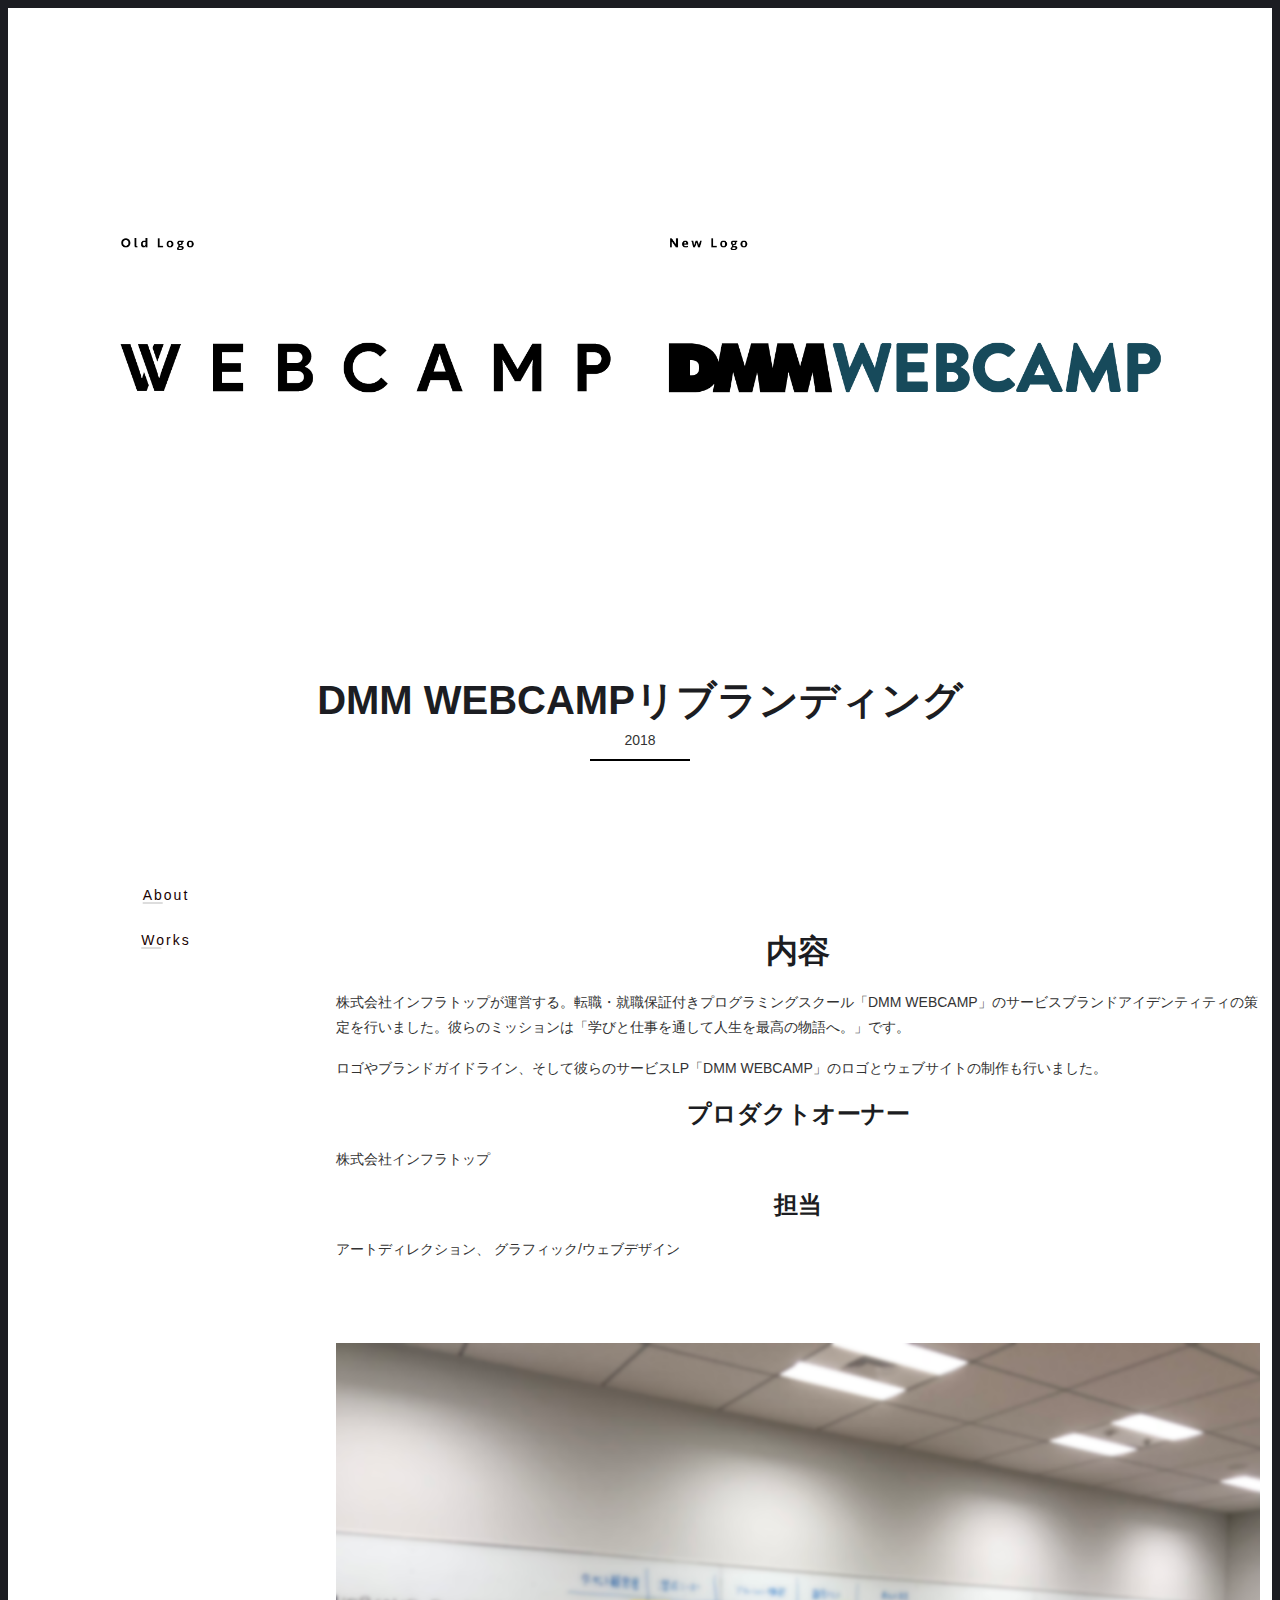
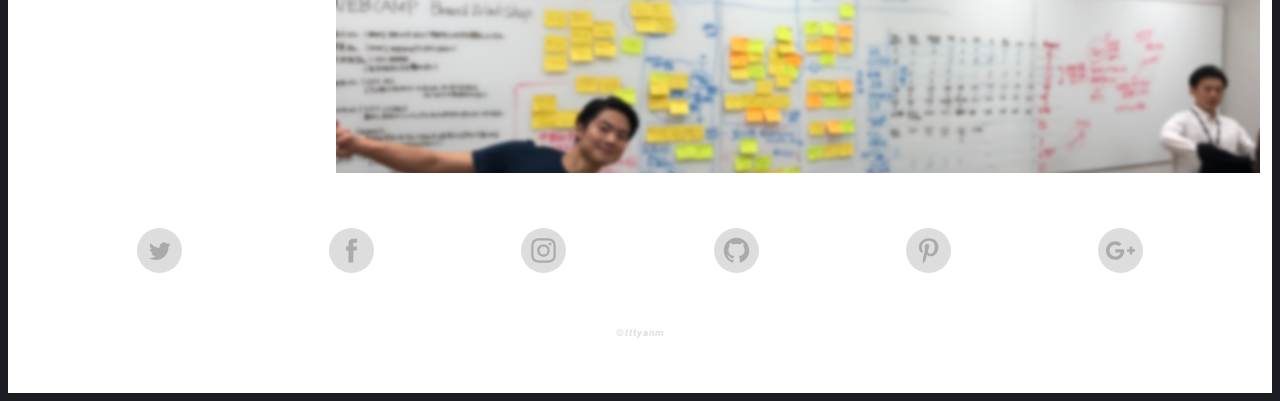
<file: works/dwc_rebranding.html>
<!DOCTYPE html>
<html lang="ja">

<head prefix="og: http://ogp.me/ns# fb: http://ogp.me/ns/fb# article: http://ogp.me/ns/article#">
  <meta charset="UTF-8">
  <meta http-equiv="X-UA-Compatible" content="IE=edge">
  <meta name="viewport" content="width=device-width, initial-scale=1">
  <meta name="keyword" content="札幌,デザイナー,Designer,Webデザイナー,WebDesigner,イチぞう,Ittyanm,Web,">
  <meta name="description" content="渋谷を拠点とするデザイナーのいっちゃん&#40;Ittyanm&#41;です。">
  <meta name="theme-color" content="#1C1D22">
  <!-- ↓ OGP ↓ -->
  <meta property="og:url" content="https://ittyanm.github.io/Ittyanm/">
  <meta property="og:type" content="website">
  <meta property="og:title" content="いっちゃんのポートフォリオ/Ittyanm&trade;">
  <meta property="og:image" content="https://ittyanm.github.io/Ittyanm/Ittyam-OGP.png">
  <meta property="og:locale" content="ja_JP">
  <meta property="og:site_name" content="いっちゃんのポートフォリオ">
  <meta property="og:description" content="渋谷を拠点とするデザイナーのいっちゃん&40;Ittyanm&41;です。">
  <!-- ↓ Twitter ↓ -->
  <meta name="twitter:card" content="summary_large_image">
  <meta name="twitter:site" content="@Ittyanm">
  <!-- ↑ Twitter ↑ -->
  <!-- ↓ Facebook ↓ -->
  <meta property="fb:app_id" content="503237540058488" />
  <meta property="article:publisher" content="https://www.facebook.com/Ittyanm-1845844322394484/" />
  <!-- ↑ Facebook ↑ -->
  <!-- ↑ OGP ↑ -->
  <!-- ↓ GOOGLEFONTS CORE CSS ↓ -->
  <link href="https://fonts.googleapis.com/css?family=Montserrat:400,700|Roboto:400,400i" rel="stylesheet">
  <!-- ↑ GOOGLEFONTS CORE CSS ↑ -->
  <!-- ↓ CORE CSS ↓ -->
  <link rel="stylesheet" href="../assets/css/reset.css">
  <link rel="stylesheet" href="../assets/css/style.css">
  <link rel="stylesheet" href="../assets/css/works.css">

  <!-- ↑ CORE CSS ↑ -->
  <!-- ↓ FAVICON ↓ -->
  <link rel="shortcut icon" href="../favicon.ico">
  <!-- ↑ FAVICON ↑ -->
  <!-- ↓ CANONICAL ↓ -->
  <link rel="canonical" href="https://ittyanm.github.io/Ittyanm/">
  <!-- ↑ CANONICAL ↑ -->
  <!-- ↓ TITLE ↓ -->
  <title>いっちゃんのポートフォリオ/Ittyanm&trade;</title>
  <!-- ↑ TITLE ↑ -->
  <!-- ↓ Global site tag (gtag.js) - Google Analytics ↓ -->
  <script async src="https://www.googletagmanager.com/gtag/js?id=UA-136627569-1"></script>
  <script>
    window.dataLayer = window.dataLayer || [];

    function gtag() {
      dataLayer.push(arguments);
    }
    gtag('js', new Date());

    gtag('config', 'UA-136627569-1');
  </script>
  <!-- ↑ Global site tag (gtag.js) - Google Analytics ↑ -->
</head>

<body>
  <script>
    window.fbAsyncInit = function() {
      FB.init({
        appId: '503237540058488',
        xfbml: true,
        version: 'v2.10'
      });
      FB.AppEvents.logPageView();
    };

    (function(d, s, id) {
      var js, fjs = d.getElementsByTagName(s)[0];
      if (d.getElementById(id)) {
        return;
      }
      js = d.createElement(s);
      js.id = id;
      js.src = "https://connect.facebook.net/en_US/sdk.js";
      fjs.parentNode.insertBefore(js, fjs);
    }(document, 'script', 'facebook-jssdk'));
  </script>
  <header>
    <img class="img-fluid" src="../assets/img/works/dwc_rebranding/rebranding.png" alt="">
    <h1 class="greeting-name">DMM WEBCAMPリブランディング</h1>
    <p class="sentence">2018</p>
    <!--
    <p class="self-introduction">Kento Ichikawa's Design</p>
    <h1 class="top-title">Ittyanm<span class="trade">&trade;</span></h1>
    <p class="title">WebDesigner&amp;UI|UX</p>
    <p class="sentence">Design is how it works.</p>
-->
    <span class="border"></span>
  </header>
  <div class="wrapper">
    <aside>
      <nav>
        <ul class="menu">
          <li>
            <a href="../about/index.html">
              <span class="label">About</span>
            </a>
          </li>
          <li>
            <a href="../index.html">
              <span class="label">Works</span>
            </a>
          </li>
        </ul>
      </nav>
    </aside>
    <div class="container">
      <div class="message">
        <h2>内容</h2>
        <p>株式会社インフラトップが運営する。転職・就職保証付きプログラミングスクール「DMM WEBCAMP」のサービスブランドアイデンティティの策定を行いました。彼らのミッションは「学びと仕事を通して人生を最高の物語へ。」です。</p>
        <p>ロゴやブランドガイドライン、そして彼らのサービスLP「DMM WEBCAMP」のロゴとウェブサイトの制作も行いました。</p>
        <h3>プロダクトオーナー</h3>
        <p>株式会社インフラトップ</p>
        <h3>担当</h3>
        <p>アートディレクション、 グラフィック/ウェブデザイン</p>
      </div>
      <!-- .message -->
      <div class="message">
        <img class="img-fluid" src="../assets/img/works/dwc_rebranding/dwc_rebranding-workshop.png" alt="">
        <h2>象徴</h2>
        <img class="img-fluid" src="../assets/img/works/dwc_rebranding/dwc_rebranding-symbol.png" alt="">
        <p>DMM WEBCAMPは、今の状況に危機感 / コンプレックスを持っている非IT職の人々 / 手に職をつけたい若者に質の高い教育コンテンツ、キャリア相談の専門家、コミュニティを提供することにより、即戦力となるプログラミングスキルを身につけ、IT人材として、より良い働き方を実現する。</p>
        <p>競合他社と比べ、個々の生徒に適した転職支援・キャリアサポートを行うという点において優れている。</p>
        <h3>サービスビジョン</h3>
        <p>全体的なデザインの方向性を決めるため、まず最初にサービスビジョンのキャッチコピー「program your futura」を決めました。そこからイメージボードの作成を行い、ボードメンバーとサービスを表す形容詞のすり合わせを、ブランドの言語化行いました。</p>
        <img class="img-fluid" src="../assets/img/works/dwc_rebranding/dwc_rebranding-pgy.png" alt="">
        <h3>シンボルと色の検証</h3>
        <p>彼らのミッションは「学びと仕事を通して人生を最高の物語へ。」とサービスビジョンのキャッチコピー「program your futura」を体現するロゴをまず既存のロゴの世界観を壊すことなく、最初にいくつかのシンボルと色を模索し、最終的に3案が残りました。形や太さ、角度などの検証を何度も行いました。形と平行して色の検証も行いました。リサーチの結果、競合他社が「紺色」を多く使ったいることが分かりました。</p>
        <p>人々のもつ転職・就職保証付きプログラミングスクールのイメージを一新するため、まったく別の色の用いるのではなく、紺系統の中でも緑を混ぜたダークラグーンを選ぶことに決めました。また、これはコンセプトで定めた「program your futura」の先進的とも合います。
        </p>
        <img class="img-fluid" src="../assets/img/works/dwc_rebranding/dwc_rebranding-asset.png" alt="">
        <img class="img-fluid" src="../assets/img/works/dwc_rebranding/dwc_rebranding-color.png" alt="">
        <img class="img-fluid" src="../assets/img/works/dwc_rebranding/dwc_rebranding-variation.png" alt="">
        <h3>最終ロゴ</h3>
        <img class="img-fluid" src="../assets/img/works/dwc_rebranding/Brand_Logo.png" alt="">
        <img class="img-fluid" src="../assets/img/works/dwc_rebranding/Brand_Logo_Isolation_Area.png" alt="">
        <img class="img-fluid" src="../assets/img/works/dwc_rebranding/Secondary_Logo%20Symbol_Logo.png" alt="">
        <img class="img-fluid" src="../assets/img/works/dwc_rebranding/Secondary_Logo_Isolation_Area.png" alt="">
        <img class="img-fluid" src="../assets/img/works/dwc_rebranding/Symbol_Logo_Isolation_Area.png" alt="">
        <h3>展開</h3>
        <img class="img-fluid" src="../assets/img/works/dwc_rebranding/dwc_rebranding-item.png" alt="">
        <img class="img-fluid" src="../assets/img/works/dwc_rebranding/dwc_rebranding-tshirt.png" alt="">
        <img class="img-fluid" src="../assets/img/works/dwc_rebranding/dwc_rebranding-mag.png" alt="">
        <img class="img-fluid" src="../assets/img/works/dwc_rebranding/visual.png" alt="">
        <ul class="menu">
          <li>
            <a href="https://web-camp.io/" target="_blank">
              <span class="label"> ウェブサイトを見る</span>
            </a>
          </li>
        </ul>
        </div>
        <!-- .message -->

    </div>
    <!-- .container -->
  </div>
  <!-- .wrapper -->
  <footer>
    <nav class="footer-social">
      <ul>
        <li>
          <a href="https://twitter.com/Ittyanm/" class="footer-icon" title="Twitter" target="_blank">
            <svg class="icon icon-twitter">
              <use xlink:href="#icon-twitter"></use>
            </svg>
            <!--[if lt IE 9]><em>Twitter</em><![endif]-->
          </a>
        </li>
        <li>
          <a href="https://www.facebook.com/ittyanm" class="footer-icon" title="Facebook" target="_blank">
            <svg class="icon icon-facebook">
              <use xlink:href="#icon-facebook"></use>
            </svg>
            <!--[if lt IE 9]><em>Facebook</em><![endif]-->
          </a>
        </li>
        <li><a href="https://www.instagram.com/ittyanm/" class="footer-icon" title="Instagram" target="_blank"><svg class="icon icon-instagram" viewBox="0 0 512 512">
              <g>
                <path d="M256 109.3c47.8 0 53.4 0.2 72.3 1 17.4 0.8 26.9 3.7 33.2 6.2 8.4 3.2 14.3 7.1 20.6 13.4 6.3 6.3 10.1 12.2 13.4 20.6 2.5 6.3 5.4 15.8 6.2 33.2 0.9 18.9 1 24.5 1 72.3s-0.2 53.4-1 72.3c-0.8 17.4-3.7 26.9-6.2 33.2 -3.2 8.4-7.1 14.3-13.4 20.6 -6.3 6.3-12.2 10.1-20.6 13.4 -6.3 2.5-15.8 5.4-33.2 6.2 -18.9 0.9-24.5 1-72.3 1s-53.4-0.2-72.3-1c-17.4-0.8-26.9-3.7-33.2-6.2 -8.4-3.2-14.3-7.1-20.6-13.4 -6.3-6.3-10.1-12.2-13.4-20.6 -2.5-6.3-5.4-15.8-6.2-33.2 -0.9-18.9-1-24.5-1-72.3s0.2-53.4 1-72.3c0.8-17.4 3.7-26.9 6.2-33.2 3.2-8.4 7.1-14.3 13.4-20.6 6.3-6.3 12.2-10.1 20.6-13.4 6.3-2.5 15.8-5.4 33.2-6.2C202.6 109.5 208.2 109.3 256 109.3M256 77.1c-48.6 0-54.7 0.2-73.8 1.1 -19 0.9-32.1 3.9-43.4 8.3 -11.8 4.6-21.7 10.7-31.7 20.6 -9.9 9.9-16.1 19.9-20.6 31.7 -4.4 11.4-7.4 24.4-8.3 43.4 -0.9 19.1-1.1 25.2-1.1 73.8 0 48.6 0.2 54.7 1.1 73.8 0.9 19 3.9 32.1 8.3 43.4 4.6 11.8 10.7 21.7 20.6 31.7 9.9 9.9 19.9 16.1 31.7 20.6 11.4 4.4 24.4 7.4 43.4 8.3 19.1 0.9 25.2 1.1 73.8 1.1s54.7-0.2 73.8-1.1c19-0.9 32.1-3.9 43.4-8.3 11.8-4.6 21.7-10.7 31.7-20.6 9.9-9.9 16.1-19.9 20.6-31.7 4.4-11.4 7.4-24.4 8.3-43.4 0.9-19.1 1.1-25.2 1.1-73.8s-0.2-54.7-1.1-73.8c-0.9-19-3.9-32.1-8.3-43.4 -4.6-11.8-10.7-21.7-20.6-31.7 -9.9-9.9-19.9-16.1-31.7-20.6 -11.4-4.4-24.4-7.4-43.4-8.3C310.7 77.3 304.6 77.1 256 77.1L256 77.1z" />
                <path d="M256 164.1c-50.7 0-91.9 41.1-91.9 91.9s41.1 91.9 91.9 91.9 91.9-41.1 91.9-91.9S306.7 164.1 256 164.1zM256 315.6c-32.9 0-59.6-26.7-59.6-59.6s26.7-59.6 59.6-59.6 59.6 26.7 59.6 59.6S288.9 315.6 256 315.6z" />
                <circle cx="351.5" cy="160.5" r="21.5" />
              </g>
            </svg>
            <!--[if lt IE 9]><em>Instagram</em><![endif]--></a></li>
        <li>
          <a href="https://github.com/Ittyanm/" class="footer-icon" title="GitHub" target="_blank">
            <svg class="icon icon-github">
              <use xlink:href="#icon-github"></use>
            </svg>
            <!--[if lt IE 9]><em>GitHub</em><![endif]-->
          </a>
        </li>
        <li>
          <a href="https://www.pinterest.jp/ittyanm/" class="footer-icon" title="Pinterest" target="_blank">
            <svg class="icon icon-pinterest">
              <use xlink:href="#icon-pinterest"></use>
            </svg>
            <!--[if lt IE 9]><em>Pinterest</em><![endif]-->
          </a>
        </li>
        <li>
          <a href="https://plus.google.com/u/0/+%E5%B8%82%E5%B7%9D%E8%B3%A2%E4%BA%BA" class="footer-icon" title="GooglePlus" target="_blank">
            <svg class="icon icon-googleplus">
              <use xlink:href="#icon-googleplus"></use>
            </svg>
            <!--[if lt IE 9]><em>GooglePlus</em><![endif]-->
          </a>
        </li>
      </ul>
    </nav>
    <a class="copy" href="mailto:ittyanm@gmail.com?subject=お問い合わせタイトルをご入力ください&body=【会社名】%0D%0A%0D%0A【*お名前】%0D%0A%0D%0A【*メールアドレス】%0D%0A%0D%0A【電話番号】%0D%0A%0D%0A【*お問い合わせ内容】%0D%0A%0D%0A%0D%0A%0D%0A*は必須項目です。">&copy;<i>Ittyanm</i>
    </a>

  </footer>
  <svg style="display: block; width: 0; height: 0;" version="1.1" xmlns="http://www.w3.org/2000/svg" xmlns:xlink="http://www.w3.org/1999/xlink">
    <defs>
      <symbol id="icon-facebook" viewBox="0 0 512 512">
        <title>facebook</title>
        <path d="M211.9 197.4h-36.7v59.9h36.7V433.1h70.5V256.5h49.2l5.2-59.1h-54.4c0 0 0-22.1 0-33.7 0-13.9 2.8-19.5 16.3-19.5 10.9 0 38.2 0 38.2 0V82.9c0 0-40.2 0-48.8 0 -52.5 0-76.1 23.1-76.1 67.3C211.9 188.8 211.9 197.4 211.9 197.4z"></path>
      </symbol>
      <symbol id="icon-facebook-square" viewBox="0 0 32 32">
        <title>facebook-square</title>
        <path d="M30.234 0h-28.468c-0.976 0-1.766 0.79-1.766 1.766v28.468c0 0.976 0.79 1.766 1.766 1.766h15.326v-12.392h-4.172v-4.828h4.172v-3.566c0-4.132 2.524-6.38 6.212-6.38 1.766 0 3.284 0.128 3.726 0.188v4.32h-2.56c-2 0-2.39 0.96-2.39 2.36v3.080h4.78l-0.62 4.84h-4.16v12.378h8.154c0.976 0 1.766-0.79 1.766-1.766v-28.468c0-0.976-0.79-1.766-1.766-1.766z"></path>
      </symbol>
      <symbol id="icon-tumblr" viewBox="0 0 512 512">
        <title>tumblr</title>
        <path d="M210.8 80.3c-2.3 18.3-6.4 33.4-12.4 45.2 -6 11.9-13.9 22-23.9 30.5 -9.9 8.5-21.8 14.9-35.7 19.5v50.6h38.9v124.5c0 16.2 1.7 28.6 5.1 37.1 3.4 8.5 9.5 16.6 18.3 24.2 8.8 7.6 19.4 13.4 31.9 17.5 12.5 4.1 26.8 6.1 43 6.1 14.3 0 27.6-1.4 39.9-4.3 12.3-2.9 26-7.9 41.2-15v-55.9c-17.8 11.7-35.7 17.5-53.7 17.5 -10.1 0-19.1-2.4-27-7.1 -5.9-3.5-10-8.2-12.2-14 -2.2-5.8-3.3-19.1-3.3-39.7v-91.1H345.5v-55.8h-84.4v-90H210.8z"></path>
      </symbol>
      <symbol id="icon-twitter" viewBox="0 0 512 512">
        <title>twitter</title>
        <path d="M419.6 168.6c-11.7 5.2-24.2 8.7-37.4 10.2 13.4-8.1 23.8-20.8 28.6-36 -12.6 7.5-26.5 12.9-41.3 15.8 -11.9-12.6-28.8-20.6-47.5-20.6 -42 0-72.9 39.2-63.4 79.9 -54.1-2.7-102.1-28.6-134.2-68 -17 29.2-8.8 67.5 20.1 86.9 -10.7-0.3-20.7-3.3-29.5-8.1 -0.7 30.2 20.9 58.4 52.2 64.6 -9.2 2.5-19.2 3.1-29.4 1.1 8.3 25.9 32.3 44.7 60.8 45.2 -27.4 21.4-61.8 31-96.4 27 28.8 18.5 63 29.2 99.8 29.2 120.8 0 189.1-102.1 185-193.6C399.9 193.1 410.9 181.7 419.6 168.6z"></path>
      </symbol>
      <symbol id="icon-googleplus" viewBox="0 0 512 512">
        <title>googleplus</title>
        <path d="M179.7 237.6L179.7 284.2 256.7 284.2C253.6 304.2 233.4 342.9 179.7 342.9 133.4 342.9 95.6 304.4 95.6 257 95.6 209.6 133.4 171.1 179.7 171.1 206.1 171.1 223.7 182.4 233.8 192.1L270.6 156.6C247 134.4 216.4 121 179.7 121 104.7 121 44 181.8 44 257 44 332.2 104.7 393 179.7 393 258 393 310 337.8 310 260.1 310 251.2 309 244.4 307.9 237.6L179.7 237.6 179.7 237.6ZM468 236.7L429.3 236.7 429.3 198 390.7 198 390.7 236.7 352 236.7 352 275.3 390.7 275.3 390.7 314 429.3 314 429.3 275.3 468 275.3"></path>
      </symbol>
      <symbol id="icon-behance" viewBox="0 0 512 512">
        <title>behance</title>
        <path d="M254.8 171.8c6.4 8.9 9.6 19.6 9.6 32 0 12.8-3.2 23.1-9.7 30.9 -3.6 4.4-9 8.4-16 12 10.7 3.9 18.8 10.1 24.2 18.5 5.5 8.4 8.2 18.7 8.2 30.7 0 12.4-3.1 23.6-9.3 33.5 -4 6.6-8.9 12.1-14.9 16.5 -6.7 5.1-14.6 8.6-23.7 10.5 -9.1 1.9-19 2.8-29.6 2.8H99.1V149.5h101.4C226.1 149.8 244.2 157.3 254.8 171.8zM140.9 185.9v46.3h51c9.1 0 16.5-1.7 22.2-5.2 5.7-3.5 8.5-9.6 8.5-18.4 0-9.8-3.8-16.2-11.3-19.4 -6.5-2.2-14.7-3.3-24.8-3.3H140.9zM140.9 266.9v55.9h50.9c9.1 0 16.2-1.2 21.2-3.7 9.2-4.6 13.8-13.3 13.8-26.2 0-10.9-4.5-18.4-13.4-22.5 -5-2.3-12-3.5-21-3.6H140.9L140.9 266.9zM396.4 207.3c10.8 4.8 19.8 12.5 26.8 23 6.4 9.2 10.5 19.9 12.4 32.1 1.1 7.1 1.5 17.4 1.3 30.8H323.9c0.6 15.6 6 26.5 16.2 32.7 6.2 3.9 13.6 5.8 22.4 5.8 9.2 0 16.8-2.4 22.5-7.1 3.2-2.6 5.9-6.1 8.4-10.7h41.4c-1.1 9.2-6.1 18.5-15 28 -13.9 15.1-33.4 22.6-58.4 22.6 -20.6 0-38.9-6.4-54.6-19.1 -15.8-12.7-23.7-33.4-23.7-62.1 0-26.9 7.1-47.5 21.4-61.8 14.2-14.3 32.7-21.5 55.5-21.5C373.4 200 385.6 202.4 396.4 207.3zM335.7 242.3c-5.7 5.9-9.3 13.9-10.8 24h69.9c-0.7-10.8-4.3-18.9-10.8-24.5 -6.5-5.6-14.5-8.4-24.1-8.4C349.5 233.4 341.4 236.4 335.7 242.3zM402.8 161.5h-91.2V182.7h91.2V161.5z"></path>
      </symbol>
      <symbol id="icon-instagram" viewBox="0 0 32 32">
        <title>instagram</title>
        <path d="M16 0c-4.346 0-4.89 0.020-6.596 0.096-1.704 0.080-2.864 0.348-3.884 0.744-1.052 0.408-1.946 0.956-2.834 1.846-0.89 0.888-1.44 1.78-1.846 2.834-0.396 1.020-0.666 2.18-0.744 3.884-0.080 1.706-0.096 2.25-0.096 6.596s0.020 4.89 0.096 6.596c0.080 1.704 0.348 2.866 0.744 3.884 0.408 1.052 0.956 1.946 1.846 2.834 0.888 0.89 1.78 1.44 2.834 1.846 1.020 0.396 2.18 0.666 3.884 0.744 1.706 0.080 2.25 0.096 6.596 0.096s4.89-0.020 6.596-0.096c1.704-0.080 2.866-0.348 3.884-0.744 1.052-0.408 1.946-0.956 2.834-1.846 0.89-0.888 1.44-1.78 1.846-2.834 0.396-1.020 0.666-2.18 0.744-3.884 0.080-1.706 0.096-2.25 0.096-6.596s-0.020-4.89-0.096-6.596c-0.080-1.704-0.348-2.866-0.744-3.884-0.408-1.052-0.956-1.946-1.846-2.834-0.888-0.89-1.78-1.44-2.834-1.846-1.020-0.396-2.18-0.666-3.884-0.744-1.706-0.080-2.25-0.096-6.596-0.096zM16 2.88c4.272 0 4.78 0.020 6.466 0.096 1.56 0.072 2.406 0.332 2.97 0.552 0.748 0.29 1.28 0.636 1.84 1.196s0.906 1.092 1.196 1.84c0.22 0.564 0.48 1.41 0.552 2.97 0.076 1.688 0.094 2.194 0.094 6.466s-0.020 4.78-0.1 6.466c-0.080 1.56-0.34 2.406-0.56 2.97-0.3 0.748-0.64 1.28-1.2 1.84s-1.1 0.906-1.84 1.196c-0.56 0.22-1.42 0.48-2.98 0.552-1.7 0.076-2.2 0.094-6.48 0.094s-4.78-0.020-6.48-0.1c-1.56-0.080-2.42-0.34-2.98-0.56-0.76-0.3-1.28-0.64-1.84-1.2s-0.92-1.1-1.2-1.84c-0.22-0.56-0.48-1.42-0.56-2.98-0.060-1.68-0.080-2.2-0.080-6.46s0.020-4.78 0.080-6.48c0.080-1.56 0.34-2.42 0.56-2.98 0.28-0.76 0.64-1.28 1.2-1.84s1.080-0.92 1.84-1.2c0.56-0.22 1.4-0.48 2.96-0.56 1.7-0.060 2.2-0.080 6.48-0.080zM16 7.784c-4.54 0-8.216 3.68-8.216 8.216 0 4.54 3.68 8.216 8.216 8.216 4.54 0 8.216-3.68 8.216-8.216 0-4.54-3.68-8.216-8.216-8.216zM16 21.334c-2.946 0-5.334-2.388-5.334-5.334s2.388-5.334 5.334-5.334c2.946 0 5.334 2.388 5.334 5.334s-2.388 5.334-5.334 5.334zM26.46 7.46c0 1.060-0.86 1.92-1.92 1.92s-1.92-0.86-1.92-1.92 0.86-1.92 1.92-1.92 1.92 0.86 1.92 1.92z"></path>
      </symbol>
      <symbol id="icon-dribbble" viewBox="0 0 512 512">
        <title>dribbble</title>
        <path d="M256 68.4C152.4 68.4 68.4 152.4 68.4 256c0 103.6 84 187.6 187.6 187.6S443.6 359.6 443.6 256C443.6 152.4 359.6 68.4 256 68.4zM410.6 247.3c-40.3-6.6-77.3-7-111-1.1 -3.8-8.8-7.8-17.6-12-26.3 36.1-15.6 65.1-36.9 86.7-63.8C395.4 181 408.6 212.6 410.6 247.3zM350.5 133.4c-18.8 24.3-44.8 43.5-78 57.5 -15.9-29.1-34-57.5-54.5-85 12.2-3.1 24.9-4.9 38-4.9C291.6 101 324.3 113.2 350.5 133.4zM186.1 117.9c20.8 27.2 39.3 55.3 55.3 84.1 -38 11.2-83.4 16.9-135.8 17.3C116.4 175 146.3 138.1 186.1 117.9zM101 256c0-1.3 0.2-2.7 0.2-4 60.2-0.1 112.1-7 155.6-20.7 3.6 7.4 7.1 14.9 10.5 22.4 -52.8 16.5-96.4 50.4-130.3 101.3C114.5 328.2 101 293.6 101 256zM160.9 378.1c30.8-48.3 70.1-79.7 118.8-94.2 14.5 37.8 25.2 76.8 31.9 116.6 -17.3 6.7-36 10.5-55.6 10.5C220.1 411 187.2 398.6 160.9 378.1zM342 384.8c-6.9-36.8-16.9-72.8-30-107.8 29.3-4.1 61.6-3.1 96.9 3.1C402.1 323.6 377.2 361.3 342 384.8z"></path>
      </symbol>
      <symbol id="icon-pinterest" viewBox="0 0 512 512">
        <title>pinterest</title>
        <path d="M266.6 76.5c-100.2 0-150.7 71.8-150.7 131.7 0 36.3 13.7 68.5 43.2 80.6 4.8 2 9.2 0.1 10.6-5.3 1-3.7 3.3-13 4.3-16.9 1.4-5.3 0.9-7.1-3-11.8 -8.5-10-13.9-23-13.9-41.3 0-53.3 39.9-101 103.8-101 56.6 0 87.7 34.6 87.7 80.8 0 60.8-26.9 112.1-66.8 112.1 -22.1 0-38.6-18.2-33.3-40.6 6.3-26.7 18.6-55.5 18.6-74.8 0-17.3-9.3-31.7-28.4-31.7 -22.5 0-40.7 23.3-40.7 54.6 0 19.9 6.7 33.4 6.7 33.4s-23.1 97.8-27.1 114.9c-8.1 34.1-1.2 75.9-0.6 80.1 0.3 2.5 3.6 3.1 5 1.2 2.1-2.7 28.9-35.9 38.1-69 2.6-9.4 14.8-58 14.8-58 7.3 14 28.7 26.3 51.5 26.3 67.8 0 113.8-61.8 113.8-144.5C400.1 134.7 347.1 76.5 266.6 76.5z"></path>
      </symbol>
      <symbol id="icon-sass" viewBox="0 0 32 32">
        <title>sass</title>
        <path d="M16 0c8.836 0 16 7.164 16 16s-7.164 16-16 16-16-7.164-16-16 7.164-16 16-16zM12.82 21.33c0.234 0.86 0.208 1.664-0.032 2.39l-0.088 0.24c-0.032 0.080-0.068 0.16-0.104 0.234-0.186 0.386-0.434 0.746-0.74 1.080-0.93 1.012-2.228 1.396-2.786 1.072-0.6-0.348-0.3-1.78 0.78-2.92 1.16-1.224 2.826-2.012 2.826-2.012v-0.004l0.144-0.080zM26.036 6.85c-0.724-2.844-5.436-3.78-9.896-2.194-2.654 0.944-5.526 2.424-7.592 4.356-2.456 2.296-2.848 4.296-2.688 5.132 0.57 2.948 4.61 4.876 6.272 6.306v0.008c-0.49 0.24-4.074 2.040-4.914 3.9-0.9 1.96 0.14 3.36 0.82 3.54 2.1 0.58 4.26-0.48 5.42-2.2 1.12-1.68 1.020-3.84 0.54-4.9 0.66-0.18 1.44-0.26 2.44-0.14 2.8 0.32 3.36 2.080 3.24 2.8s-0.7 1.14-0.9 1.26c-0.2 0.12-0.26 0.16-0.24 0.24 0.020 0.12 0.12 0.12 0.28 0.1 0.22-0.040 1.46-0.6 1.52-1.96 0.060-1.72-1.58-3.64-4.5-3.6-1.2 0.020-1.96 0.12-2.5 0.34-0.040-0.060-0.080-0.1-0.14-0.14-1.8-1.94-5.14-3.3-5-5.88 0.040-0.94 0.38-3.42 6.4-6.42 4.94-2.46 8.88-1.78 9.56-0.28 0.98 2.14-2.1 6.12-7.24 6.7-1.96 0.22-2.98-0.54-3.24-0.82-0.28-0.3-0.32-0.32-0.42-0.26-0.16 0.080-0.060 0.34 0 0.5 0.16 0.4 0.78 1.1 1.86 1.46 0.94 0.3 3.24 0.48 6-0.6 3.1-1.2 5.52-4.54 4.82-7.34z"></path>
      </symbol>
      <symbol id="icon-github" viewBox="0 0 512 512">
        <title>github</title>
        <path d="M256 70.7c-102.6 0-185.9 83.2-185.9 185.9 0 82.1 53.3 151.8 127.1 176.4 9.3 1.7 12.3-4 12.3-8.9V389.4c-51.7 11.3-62.5-21.9-62.5-21.9 -8.4-21.5-20.6-27.2-20.6-27.2 -16.9-11.5 1.3-11.3 1.3-11.3 18.7 1.3 28.5 19.2 28.5 19.2 16.6 28.4 43.5 20.2 54.1 15.4 1.7-12 6.5-20.2 11.8-24.9 -41.3-4.7-84.7-20.6-84.7-91.9 0-20.3 7.3-36.9 19.2-49.9 -1.9-4.7-8.3-23.6 1.8-49.2 0 0 15.6-5 51.1 19.1 14.8-4.1 30.7-6.2 46.5-6.3 15.8 0.1 31.7 2.1 46.6 6.3 35.5-24 51.1-19.1 51.1-19.1 10.1 25.6 3.8 44.5 1.8 49.2 11.9 13 19.1 29.6 19.1 49.9 0 71.4-43.5 87.1-84.9 91.7 6.7 5.8 12.8 17.1 12.8 34.4 0 24.9 0 44.9 0 51 0 4.9 3 10.7 12.4 8.9 73.8-24.6 127-94.3 127-176.4C441.9 153.9 358.6 70.7 256 70.7z"></path>
      </symbol>
      <symbol id="icon-html5" viewBox="0 0 28 32">
        <title>html5</title>
        <path d="M0 0h28l-2.546 28.75-11.486 3.25-11.42-3.25-2.548-28.75zM9.374 13l-0.31-3.624 13.412 0.004 0.308-3.496-17.568-0.004 0.93 10.68h12.168l-0.434 4.568-3.88 1.072-3.94-1.080-0.25-2.812h-3.48l0.44 5.56 7.23 1.932 7.172-1.924 0.992-10.876h-12.79z"></path>
      </symbol>
      <symbol id="icon-css3" viewBox="0 0 32 32">
        <title>css3</title>
        <path d="M2 0h28l-2.546 28.75-11.486 3.25-11.42-3.25-2.548-28.75zM24.786 5.884l-17.57-0.004 0.284 3.496 13.5 0.002-0.34 3.622h-8.854l0.318 3.432h8.244l-0.488 4.696-3.88 1.072-3.94-1.078-0.25-2.814h-3.48l0.388 5.14 7.282 2.27 7.164-2.040 1.622-17.794z"></path>
      </symbol>
      <symbol id="icon-javascript" viewBox="0 0 32 32">
        <title>javascript</title>
        <path d="M0 0h32v32h-32v-32zM29.38 24.368c-0.234-1.46-1.186-2.686-4.006-3.83-0.98-0.46-2.070-0.78-2.396-1.52-0.12-0.44-0.14-0.68-0.060-0.94 0.2-0.86 1.22-1.12 2.020-0.88 0.52 0.16 1 0.56 1.3 1.2 1.38-0.9 1.38-0.9 2.34-1.5-0.36-0.56-0.54-0.8-0.78-1.040-0.84-0.94-1.96-1.42-3.78-1.38l-0.94 0.12c-0.9 0.22-1.76 0.7-2.28 1.34-1.52 1.72-1.080 4.72 0.76 5.96 1.82 1.36 4.48 1.66 4.82 2.94 0.32 1.56-1.16 2.060-2.62 1.88-1.080-0.24-1.68-0.78-2.34-1.78l-2.44 1.4c0.28 0.64 0.6 0.92 1.080 1.48 2.32 2.34 8.12 2.22 9.16-1.34 0.040-0.12 0.32-0.94 0.1-2.2zM17.4 14.708h-2.996c0 2.584-0.012 5.152-0.012 7.74 0 1.644 0.084 3.152-0.184 3.614-0.44 0.92-1.572 0.8-2.088 0.64-0.528-0.26-0.796-0.62-1.106-1.14-0.084-0.14-0.148-0.26-0.17-0.26l-2.434 1.5c0.406 0.84 1 1.56 1.766 2.020 1.14 0.68 2.672 0.9 4.276 0.54 1.044-0.3 1.944-0.92 2.414-1.88 0.68-1.24 0.536-2.76 0.53-4.46 0.016-2.74 0-5.48 0-8.24z"></path>
      </symbol>
    </defs>
  </svg>
</body>

</html>
</file>
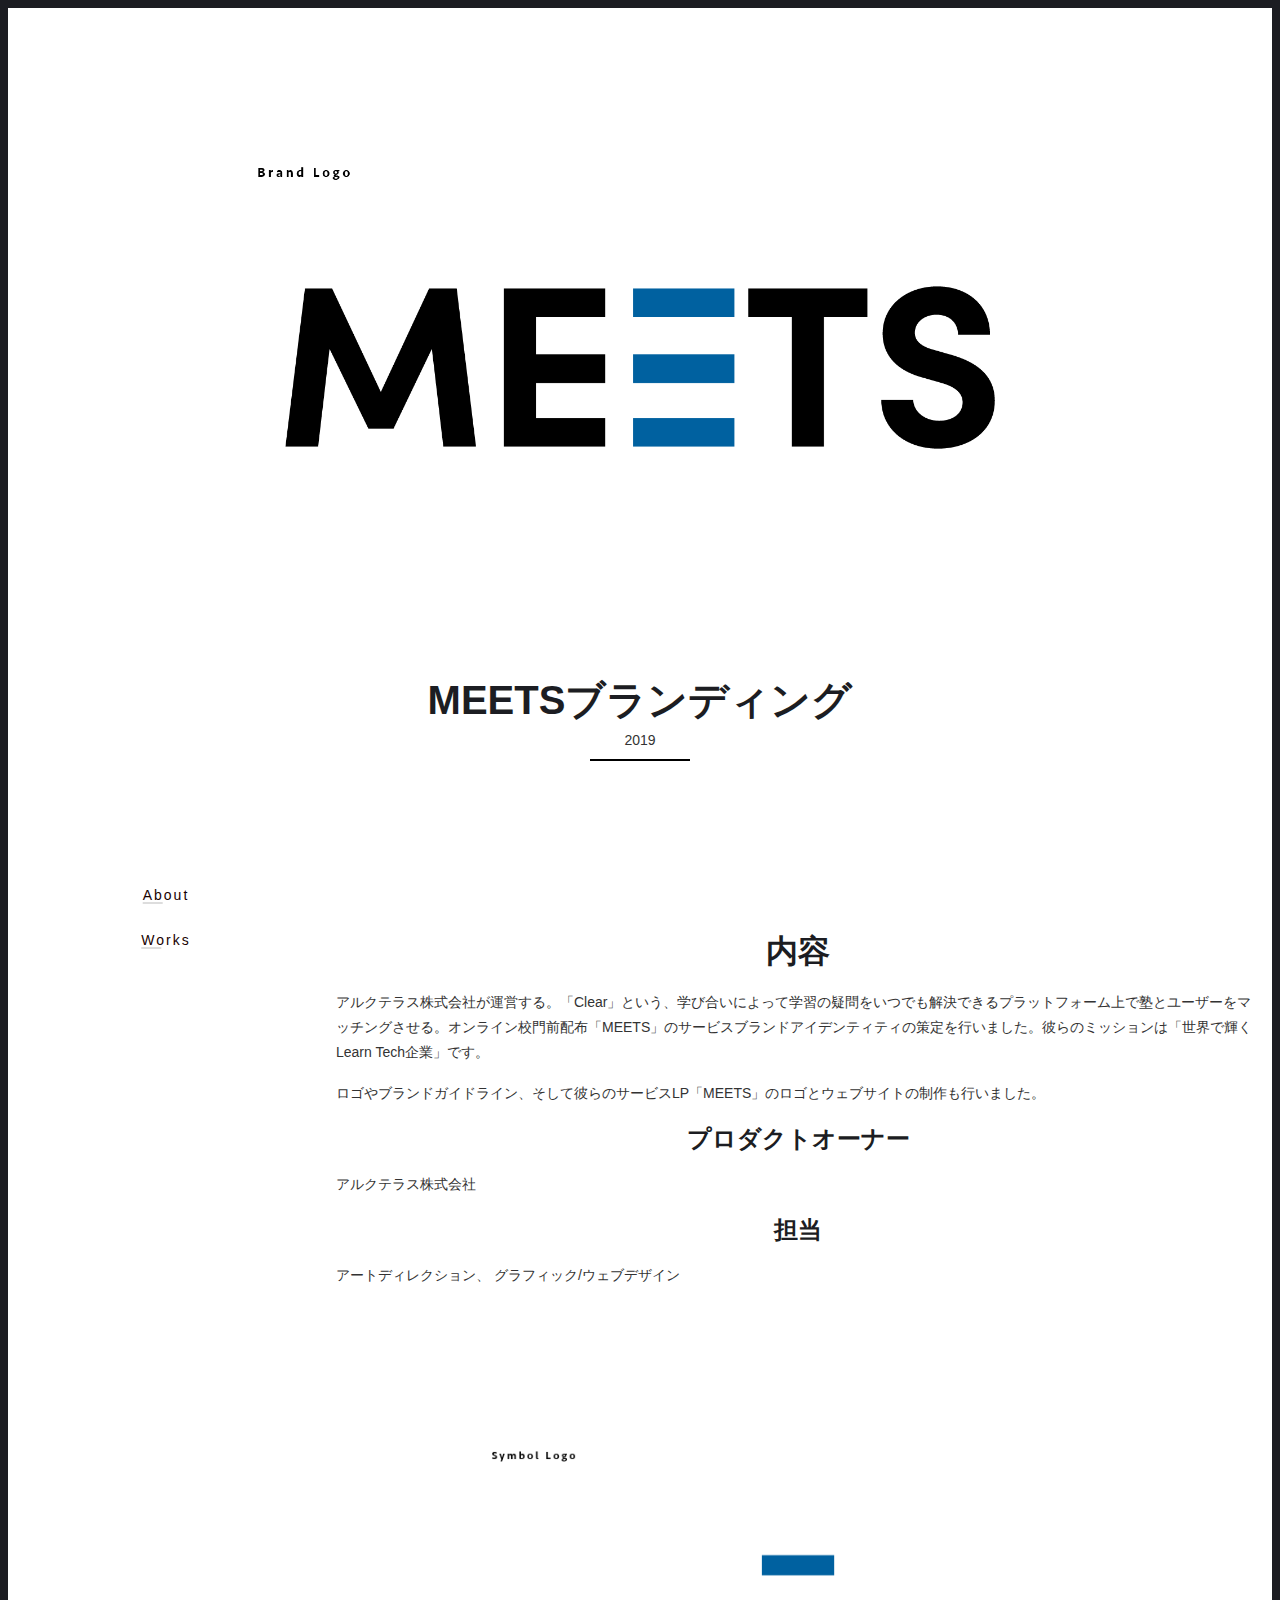
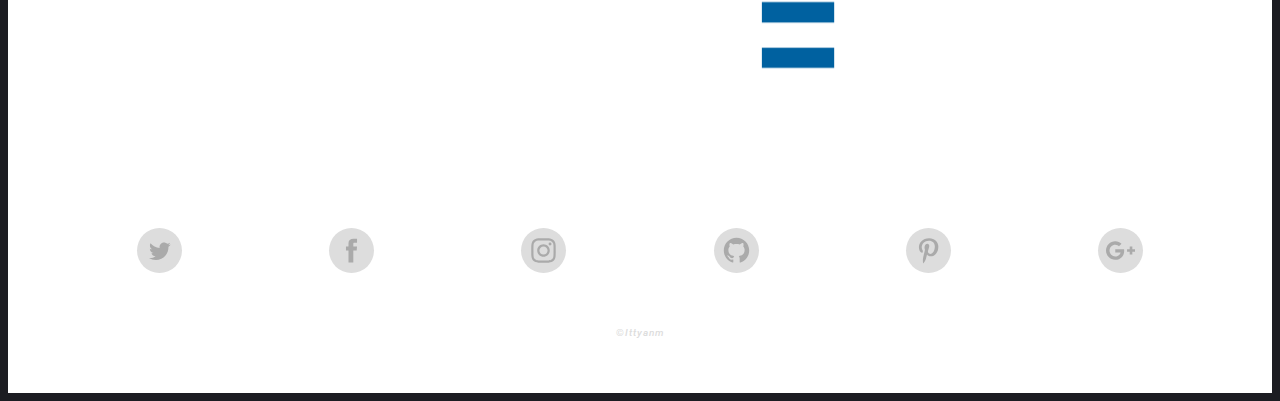
<file: works/meets.html>
<!DOCTYPE html>
<html lang="ja">

<head prefix="og: http://ogp.me/ns# fb: http://ogp.me/ns/fb# article: http://ogp.me/ns/article#">
  <meta charset="UTF-8">
  <meta http-equiv="X-UA-Compatible" content="IE=edge">
  <meta name="viewport" content="width=device-width, initial-scale=1">
  <meta name="keyword" content="渋谷,デザイナー,Designer,Webデザイナー,WebDesigner,イチぞう,Ittyanm,Web,">
  <meta name="description" content="渋谷を拠点とするデザイナーのいっちゃん&#40;Ittyanm&#41;です。">
  <meta name="theme-color" content="#1C1D22">
  <!-- ↓ OGP ↓ -->
  <meta property="og:url" content="https://ittyanm.github.io/Ittyanm/">
  <meta property="og:type" content="website">
  <meta property="og:title" content="イチぞうんのポートフォリオ/Ittyanm&trade;">
  <meta property="og:image" content="https://ittyanm.github.io/Ittyanm/Ittyam-OGP.png">
  <meta property="og:locale" content="ja_JP">
  <meta property="og:site_name" content="イチぞうのポートフォリオ">
  <meta property="og:description" content="渋谷を拠点とするデザイナーのイチぞう&40;Ittyanm&41;です。">
  <!-- ↓ Twitter ↓ -->
  <meta name="twitter:card" content="summary_large_image">
  <meta name="twitter:site" content="@Ittyanm">
  <!-- ↑ Twitter ↑ -->
  <!-- ↓ Facebook ↓ -->
  <meta property="fb:app_id" content="503237540058488" />
  <meta property="article:publisher" content="https://www.facebook.com/Ittyanm-1845844322394484/" />
  <!-- ↑ Facebook ↑ -->
  <!-- ↑ OGP ↑ -->
  <!-- ↓ GOOGLEFONTS CORE CSS ↓ -->
  <link href="https://fonts.googleapis.com/css?family=Montserrat:400,700|Roboto:400,400i" rel="stylesheet">
  <!-- ↑ GOOGLEFONTS CORE CSS ↑ -->
  <!-- ↓ CORE CSS ↓ -->
  <link rel="stylesheet" href="../assets/css/reset.css">
  <link rel="stylesheet" href="../assets/css/style.css">
  <link rel="stylesheet" href="../assets/css/works.css">

  <!-- ↑ CORE CSS ↑ -->
  <!-- ↓ FAVICON ↓ -->
  <link rel="shortcut icon" href="../favicon.ico">
  <!-- ↑ FAVICON ↑ -->
  <!-- ↓ CANONICAL ↓ -->
  <link rel="canonical" href="https://ittyanm.github.io/Ittyanm/">
  <!-- ↑ CANONICAL ↑ -->
  <!-- ↓ TITLE ↓ -->
  <title>イチぞうのポートフォリオ/Ittyanm&trade;</title>
  <!-- ↑ TITLE ↑ -->
  <!-- ↓ Global site tag (gtag.js) - Google Analytics ↓ -->
  <script async src="https://www.googletagmanager.com/gtag/js?id=UA-136627569-1"></script>
  <script>
    window.dataLayer = window.dataLayer || [];

    function gtag() {
      dataLayer.push(arguments);
    }
    gtag('js', new Date());

    gtag('config', 'UA-136627569-1');
  </script>
  <!-- ↑ Global site tag (gtag.js) - Google Analytics ↑ -->
</head>

<body>
  <script>
    window.fbAsyncInit = function() {
      FB.init({
        appId: '503237540058488',
        xfbml: true,
        version: 'v2.10'
      });
      FB.AppEvents.logPageView();
    };

    (function(d, s, id) {
      var js, fjs = d.getElementsByTagName(s)[0];
      if (d.getElementById(id)) {
        return;
      }
      js = d.createElement(s);
      js.id = id;
      js.src = "https://connect.facebook.net/en_US/sdk.js";
      fjs.parentNode.insertBefore(js, fjs);
    }(document, 'script', 'facebook-jssdk'));
  </script>
  <header>
    <img class="img-fluid" src="../assets/img/works/meets/Brand_Logo.png" alt="">
    <h1 class="greeting-name">MEETSブランディング</h1>
    <p class="sentence">2019</p>
    <!--
<p class="self-introduction">Kento Ichikawa's Design</p>
<h1 class="top-title">Ittyanm<span class="trade">&trade;</span></h1>
<p class="title">WebDesigner&amp;UI|UX</p>
<p class="sentence">Design is how it works.</p>
-->
    <span class="border"></span>
  </header>
  <div class="wrapper">
    <aside>
      <nav>
        <ul class="menu">
          <li>
            <a href="../about/index.html">
              <span class="label">About</span>
            </a>
          </li>
          <li>
            <a href="../index.html">
              <span class="label">Works</span>
            </a>
          </li>
        </ul>
      </nav>
    </aside>
    <div class="container">
      <div class="message">
        <h2>内容</h2>
        <p>アルクテラス株式会社が運営する。「Clear」という、学び合いによって学習の疑問をいつでも解決できるプラットフォーム上で塾とユーザーをマッチングさせる。オンライン校門前配布「MEETS」のサービスブランドアイデンティティの策定を行いました。彼らのミッションは「世界で輝くLearn Tech企業」です。</p>
        <p>ロゴやブランドガイドライン、そして彼らのサービスLP「MEETS」のロゴとウェブサイトの制作も行いました。</p>
        <h3>プロダクトオーナー</h3>
        <p>アルクテラス株式会社</p>
        <h3>担当</h3>
        <p>アートディレクション、 グラフィック/ウェブデザイン</p>
      </div>
      <!-- .message -->
      <div class="message">
        <img class="img-fluid" src="../assets/img/works/meets/Secondary_Logo-Symbol_Logo.png" alt="">
        <h2>象徴</h2>
        <!--          <img class="img-fluid" src="../assets/img/works/dwc_rebranding/dwc_rebranding-symbol.png" alt="">-->
        <p>MEETSは、ME&#40;私&#41;≡TS&#40;先生&#41;をつなぐ意味を込めて「MEETS」のシンボルを作成しました。日々の学習をサポートするために、Clearとユーザーと先生を結びつける三本線で表現</p>
        <h3>ワークショップ</h3>
        <p>全体的なデザインの方向性を決めるため、まずワークショップを行いClearとMEETSのブランドポジションステートメントを決めました。そこからブランドの言語化行いました。</p>
        <img class="img-fluid" src="../assets/img/works/meets/CLEAR_Branding_Workshop010.png" alt="">
        <img class="img-fluid" src="../assets/img/works/meets/CLEAR_Branding_Workshop011.png" alt="">
        <img class="img-fluid" src="../assets/img/works/meets/CLEAR_Branding_Workshop012.png" alt="">
        <img class="img-fluid" src="../assets/img/works/meets/CLEAR_Branding_Workshop013.png" alt="">
        <img class="img-fluid" src="../assets/img/works/meets/CLEAR_Branding_Workshop014.png" alt="">
        <img class="img-fluid" src="../assets/img/works/meets/CLEAR_Branding_Workshop015.png" alt="">
        <img class="img-fluid" src="../assets/img/works/meets/CLEAR_Branding_Workshop016.png" alt="">
        <h3>シンボルと色の検証</h3>
        <p>最初にいくつかのシンボルと色を模索し、最終的に3案が残りました。形や太さ、角度などの検証を何度も行いました。形と平行して色の検証も行いました。リサーチの結果、競合他社が「赤色」を多く使っていることが分かりました。</p>
        <p>塾とユーザーをマッチングするサービスなので、ユーザー向けには暖色系、塾さん向けには寒色系の「青色」を選択しました。</p>
        <img class="img-fluid" src="../assets/img/works/meets/Fonts.png" alt="">
        <img class="img-fluid" src="../assets/img/works/meets/Color.png" alt="">
        <h3>最終ロゴ</h3>
        <img class="img-fluid" src="../assets/img/works/meets/Brand_Logo.png" alt="">
        <img class="img-fluid" src="../assets/img/works/meets/Brand_Logo_Isolation_Area.png" alt="">
        <img class="img-fluid" src="../assets/img/works/meets/Secondary_Logo-Symbol_Logo.png" alt="">
        <img class="img-fluid" src="../assets/img/works/meets/Symbol_Logo_Isolation_Area.png" alt="">
        <ul class="menu">
          <li>
            <a href="https://meets.clearnotebooks.com" target="_blank">
              <span class="label"> ウェブサイトを見る</span>
            </a>
          </li>
        </ul>
      </div>
      <!-- .message -->

    </div>
    <!-- .container -->
  </div>
  <!-- .wrapper -->
  <footer>
    <nav class="footer-social">
      <ul>
        <li>
          <a href="https://twitter.com/Ittyanm/" class="footer-icon" title="Twitter" target="_blank">
            <svg class="icon icon-twitter">
              <use xlink:href="#icon-twitter"></use>
            </svg>
            <!--[if lt IE 9]><em>Twitter</em><![endif]-->
          </a>
        </li>
        <li>
          <a href="https://www.facebook.com/ittyanm" class="footer-icon" title="Facebook" target="_blank">
            <svg class="icon icon-facebook">
              <use xlink:href="#icon-facebook"></use>
            </svg>
            <!--[if lt IE 9]><em>Facebook</em><![endif]-->
          </a>
        </li>
        <li><a href="https://www.instagram.com/ittyanm/" class="footer-icon" title="Instagram" target="_blank"><svg class="icon icon-instagram" viewBox="0 0 512 512">
              <g>
                <path d="M256 109.3c47.8 0 53.4 0.2 72.3 1 17.4 0.8 26.9 3.7 33.2 6.2 8.4 3.2 14.3 7.1 20.6 13.4 6.3 6.3 10.1 12.2 13.4 20.6 2.5 6.3 5.4 15.8 6.2 33.2 0.9 18.9 1 24.5 1 72.3s-0.2 53.4-1 72.3c-0.8 17.4-3.7 26.9-6.2 33.2 -3.2 8.4-7.1 14.3-13.4 20.6 -6.3 6.3-12.2 10.1-20.6 13.4 -6.3 2.5-15.8 5.4-33.2 6.2 -18.9 0.9-24.5 1-72.3 1s-53.4-0.2-72.3-1c-17.4-0.8-26.9-3.7-33.2-6.2 -8.4-3.2-14.3-7.1-20.6-13.4 -6.3-6.3-10.1-12.2-13.4-20.6 -2.5-6.3-5.4-15.8-6.2-33.2 -0.9-18.9-1-24.5-1-72.3s0.2-53.4 1-72.3c0.8-17.4 3.7-26.9 6.2-33.2 3.2-8.4 7.1-14.3 13.4-20.6 6.3-6.3 12.2-10.1 20.6-13.4 6.3-2.5 15.8-5.4 33.2-6.2C202.6 109.5 208.2 109.3 256 109.3M256 77.1c-48.6 0-54.7 0.2-73.8 1.1 -19 0.9-32.1 3.9-43.4 8.3 -11.8 4.6-21.7 10.7-31.7 20.6 -9.9 9.9-16.1 19.9-20.6 31.7 -4.4 11.4-7.4 24.4-8.3 43.4 -0.9 19.1-1.1 25.2-1.1 73.8 0 48.6 0.2 54.7 1.1 73.8 0.9 19 3.9 32.1 8.3 43.4 4.6 11.8 10.7 21.7 20.6 31.7 9.9 9.9 19.9 16.1 31.7 20.6 11.4 4.4 24.4 7.4 43.4 8.3 19.1 0.9 25.2 1.1 73.8 1.1s54.7-0.2 73.8-1.1c19-0.9 32.1-3.9 43.4-8.3 11.8-4.6 21.7-10.7 31.7-20.6 9.9-9.9 16.1-19.9 20.6-31.7 4.4-11.4 7.4-24.4 8.3-43.4 0.9-19.1 1.1-25.2 1.1-73.8s-0.2-54.7-1.1-73.8c-0.9-19-3.9-32.1-8.3-43.4 -4.6-11.8-10.7-21.7-20.6-31.7 -9.9-9.9-19.9-16.1-31.7-20.6 -11.4-4.4-24.4-7.4-43.4-8.3C310.7 77.3 304.6 77.1 256 77.1L256 77.1z" />
                <path d="M256 164.1c-50.7 0-91.9 41.1-91.9 91.9s41.1 91.9 91.9 91.9 91.9-41.1 91.9-91.9S306.7 164.1 256 164.1zM256 315.6c-32.9 0-59.6-26.7-59.6-59.6s26.7-59.6 59.6-59.6 59.6 26.7 59.6 59.6S288.9 315.6 256 315.6z" />
                <circle cx="351.5" cy="160.5" r="21.5" />
              </g>
            </svg>
            <!--[if lt IE 9]><em>Instagram</em><![endif]--></a></li>
        <li>
          <a href="https://github.com/Ittyanm/" class="footer-icon" title="GitHub" target="_blank">
            <svg class="icon icon-github">
              <use xlink:href="#icon-github"></use>
            </svg>
            <!--[if lt IE 9]><em>GitHub</em><![endif]-->
          </a>
        </li>
        <li>
          <a href="https://www.pinterest.jp/ittyanm/" class="footer-icon" title="Pinterest" target="_blank">
            <svg class="icon icon-pinterest">
              <use xlink:href="#icon-pinterest"></use>
            </svg>
            <!--[if lt IE 9]><em>Pinterest</em><![endif]-->
          </a>
        </li>
        <li>
          <a href="https://plus.google.com/u/0/+%E5%B8%82%E5%B7%9D%E8%B3%A2%E4%BA%BA" class="footer-icon" title="GooglePlus" target="_blank">
            <svg class="icon icon-googleplus">
              <use xlink:href="#icon-googleplus"></use>
            </svg>
            <!--[if lt IE 9]><em>GooglePlus</em><![endif]-->
          </a>
        </li>
      </ul>
    </nav>
    <a class="copy" href="mailto:ittyanm@gmail.com?subject=お問い合わせタイトルをご入力ください&body=【会社名】%0D%0A%0D%0A【*お名前】%0D%0A%0D%0A【*メールアドレス】%0D%0A%0D%0A【電話番号】%0D%0A%0D%0A【*お問い合わせ内容】%0D%0A%0D%0A%0D%0A%0D%0A*は必須項目です。">&copy;<i>Ittyanm</i>
    </a>

  </footer>
  <svg style="display: block; width: 0; height: 0;" version="1.1" xmlns="http://www.w3.org/2000/svg" xmlns:xlink="http://www.w3.org/1999/xlink">
    <defs>
      <symbol id="icon-facebook" viewBox="0 0 512 512">
        <title>facebook</title>
        <path d="M211.9 197.4h-36.7v59.9h36.7V433.1h70.5V256.5h49.2l5.2-59.1h-54.4c0 0 0-22.1 0-33.7 0-13.9 2.8-19.5 16.3-19.5 10.9 0 38.2 0 38.2 0V82.9c0 0-40.2 0-48.8 0 -52.5 0-76.1 23.1-76.1 67.3C211.9 188.8 211.9 197.4 211.9 197.4z"></path>
      </symbol>
      <symbol id="icon-facebook-square" viewBox="0 0 32 32">
        <title>facebook-square</title>
        <path d="M30.234 0h-28.468c-0.976 0-1.766 0.79-1.766 1.766v28.468c0 0.976 0.79 1.766 1.766 1.766h15.326v-12.392h-4.172v-4.828h4.172v-3.566c0-4.132 2.524-6.38 6.212-6.38 1.766 0 3.284 0.128 3.726 0.188v4.32h-2.56c-2 0-2.39 0.96-2.39 2.36v3.080h4.78l-0.62 4.84h-4.16v12.378h8.154c0.976 0 1.766-0.79 1.766-1.766v-28.468c0-0.976-0.79-1.766-1.766-1.766z"></path>
      </symbol>
      <symbol id="icon-tumblr" viewBox="0 0 512 512">
        <title>tumblr</title>
        <path d="M210.8 80.3c-2.3 18.3-6.4 33.4-12.4 45.2 -6 11.9-13.9 22-23.9 30.5 -9.9 8.5-21.8 14.9-35.7 19.5v50.6h38.9v124.5c0 16.2 1.7 28.6 5.1 37.1 3.4 8.5 9.5 16.6 18.3 24.2 8.8 7.6 19.4 13.4 31.9 17.5 12.5 4.1 26.8 6.1 43 6.1 14.3 0 27.6-1.4 39.9-4.3 12.3-2.9 26-7.9 41.2-15v-55.9c-17.8 11.7-35.7 17.5-53.7 17.5 -10.1 0-19.1-2.4-27-7.1 -5.9-3.5-10-8.2-12.2-14 -2.2-5.8-3.3-19.1-3.3-39.7v-91.1H345.5v-55.8h-84.4v-90H210.8z"></path>
      </symbol>
      <symbol id="icon-twitter" viewBox="0 0 512 512">
        <title>twitter</title>
        <path d="M419.6 168.6c-11.7 5.2-24.2 8.7-37.4 10.2 13.4-8.1 23.8-20.8 28.6-36 -12.6 7.5-26.5 12.9-41.3 15.8 -11.9-12.6-28.8-20.6-47.5-20.6 -42 0-72.9 39.2-63.4 79.9 -54.1-2.7-102.1-28.6-134.2-68 -17 29.2-8.8 67.5 20.1 86.9 -10.7-0.3-20.7-3.3-29.5-8.1 -0.7 30.2 20.9 58.4 52.2 64.6 -9.2 2.5-19.2 3.1-29.4 1.1 8.3 25.9 32.3 44.7 60.8 45.2 -27.4 21.4-61.8 31-96.4 27 28.8 18.5 63 29.2 99.8 29.2 120.8 0 189.1-102.1 185-193.6C399.9 193.1 410.9 181.7 419.6 168.6z"></path>
      </symbol>
      <symbol id="icon-googleplus" viewBox="0 0 512 512">
        <title>googleplus</title>
        <path d="M179.7 237.6L179.7 284.2 256.7 284.2C253.6 304.2 233.4 342.9 179.7 342.9 133.4 342.9 95.6 304.4 95.6 257 95.6 209.6 133.4 171.1 179.7 171.1 206.1 171.1 223.7 182.4 233.8 192.1L270.6 156.6C247 134.4 216.4 121 179.7 121 104.7 121 44 181.8 44 257 44 332.2 104.7 393 179.7 393 258 393 310 337.8 310 260.1 310 251.2 309 244.4 307.9 237.6L179.7 237.6 179.7 237.6ZM468 236.7L429.3 236.7 429.3 198 390.7 198 390.7 236.7 352 236.7 352 275.3 390.7 275.3 390.7 314 429.3 314 429.3 275.3 468 275.3"></path>
      </symbol>
      <symbol id="icon-behance" viewBox="0 0 512 512">
        <title>behance</title>
        <path d="M254.8 171.8c6.4 8.9 9.6 19.6 9.6 32 0 12.8-3.2 23.1-9.7 30.9 -3.6 4.4-9 8.4-16 12 10.7 3.9 18.8 10.1 24.2 18.5 5.5 8.4 8.2 18.7 8.2 30.7 0 12.4-3.1 23.6-9.3 33.5 -4 6.6-8.9 12.1-14.9 16.5 -6.7 5.1-14.6 8.6-23.7 10.5 -9.1 1.9-19 2.8-29.6 2.8H99.1V149.5h101.4C226.1 149.8 244.2 157.3 254.8 171.8zM140.9 185.9v46.3h51c9.1 0 16.5-1.7 22.2-5.2 5.7-3.5 8.5-9.6 8.5-18.4 0-9.8-3.8-16.2-11.3-19.4 -6.5-2.2-14.7-3.3-24.8-3.3H140.9zM140.9 266.9v55.9h50.9c9.1 0 16.2-1.2 21.2-3.7 9.2-4.6 13.8-13.3 13.8-26.2 0-10.9-4.5-18.4-13.4-22.5 -5-2.3-12-3.5-21-3.6H140.9L140.9 266.9zM396.4 207.3c10.8 4.8 19.8 12.5 26.8 23 6.4 9.2 10.5 19.9 12.4 32.1 1.1 7.1 1.5 17.4 1.3 30.8H323.9c0.6 15.6 6 26.5 16.2 32.7 6.2 3.9 13.6 5.8 22.4 5.8 9.2 0 16.8-2.4 22.5-7.1 3.2-2.6 5.9-6.1 8.4-10.7h41.4c-1.1 9.2-6.1 18.5-15 28 -13.9 15.1-33.4 22.6-58.4 22.6 -20.6 0-38.9-6.4-54.6-19.1 -15.8-12.7-23.7-33.4-23.7-62.1 0-26.9 7.1-47.5 21.4-61.8 14.2-14.3 32.7-21.5 55.5-21.5C373.4 200 385.6 202.4 396.4 207.3zM335.7 242.3c-5.7 5.9-9.3 13.9-10.8 24h69.9c-0.7-10.8-4.3-18.9-10.8-24.5 -6.5-5.6-14.5-8.4-24.1-8.4C349.5 233.4 341.4 236.4 335.7 242.3zM402.8 161.5h-91.2V182.7h91.2V161.5z"></path>
      </symbol>
      <symbol id="icon-instagram" viewBox="0 0 32 32">
        <title>instagram</title>
        <path d="M16 0c-4.346 0-4.89 0.020-6.596 0.096-1.704 0.080-2.864 0.348-3.884 0.744-1.052 0.408-1.946 0.956-2.834 1.846-0.89 0.888-1.44 1.78-1.846 2.834-0.396 1.020-0.666 2.18-0.744 3.884-0.080 1.706-0.096 2.25-0.096 6.596s0.020 4.89 0.096 6.596c0.080 1.704 0.348 2.866 0.744 3.884 0.408 1.052 0.956 1.946 1.846 2.834 0.888 0.89 1.78 1.44 2.834 1.846 1.020 0.396 2.18 0.666 3.884 0.744 1.706 0.080 2.25 0.096 6.596 0.096s4.89-0.020 6.596-0.096c1.704-0.080 2.866-0.348 3.884-0.744 1.052-0.408 1.946-0.956 2.834-1.846 0.89-0.888 1.44-1.78 1.846-2.834 0.396-1.020 0.666-2.18 0.744-3.884 0.080-1.706 0.096-2.25 0.096-6.596s-0.020-4.89-0.096-6.596c-0.080-1.704-0.348-2.866-0.744-3.884-0.408-1.052-0.956-1.946-1.846-2.834-0.888-0.89-1.78-1.44-2.834-1.846-1.020-0.396-2.18-0.666-3.884-0.744-1.706-0.080-2.25-0.096-6.596-0.096zM16 2.88c4.272 0 4.78 0.020 6.466 0.096 1.56 0.072 2.406 0.332 2.97 0.552 0.748 0.29 1.28 0.636 1.84 1.196s0.906 1.092 1.196 1.84c0.22 0.564 0.48 1.41 0.552 2.97 0.076 1.688 0.094 2.194 0.094 6.466s-0.020 4.78-0.1 6.466c-0.080 1.56-0.34 2.406-0.56 2.97-0.3 0.748-0.64 1.28-1.2 1.84s-1.1 0.906-1.84 1.196c-0.56 0.22-1.42 0.48-2.98 0.552-1.7 0.076-2.2 0.094-6.48 0.094s-4.78-0.020-6.48-0.1c-1.56-0.080-2.42-0.34-2.98-0.56-0.76-0.3-1.28-0.64-1.84-1.2s-0.92-1.1-1.2-1.84c-0.22-0.56-0.48-1.42-0.56-2.98-0.060-1.68-0.080-2.2-0.080-6.46s0.020-4.78 0.080-6.48c0.080-1.56 0.34-2.42 0.56-2.98 0.28-0.76 0.64-1.28 1.2-1.84s1.080-0.92 1.84-1.2c0.56-0.22 1.4-0.48 2.96-0.56 1.7-0.060 2.2-0.080 6.48-0.080zM16 7.784c-4.54 0-8.216 3.68-8.216 8.216 0 4.54 3.68 8.216 8.216 8.216 4.54 0 8.216-3.68 8.216-8.216 0-4.54-3.68-8.216-8.216-8.216zM16 21.334c-2.946 0-5.334-2.388-5.334-5.334s2.388-5.334 5.334-5.334c2.946 0 5.334 2.388 5.334 5.334s-2.388 5.334-5.334 5.334zM26.46 7.46c0 1.060-0.86 1.92-1.92 1.92s-1.92-0.86-1.92-1.92 0.86-1.92 1.92-1.92 1.92 0.86 1.92 1.92z"></path>
      </symbol>
      <symbol id="icon-dribbble" viewBox="0 0 512 512">
        <title>dribbble</title>
        <path d="M256 68.4C152.4 68.4 68.4 152.4 68.4 256c0 103.6 84 187.6 187.6 187.6S443.6 359.6 443.6 256C443.6 152.4 359.6 68.4 256 68.4zM410.6 247.3c-40.3-6.6-77.3-7-111-1.1 -3.8-8.8-7.8-17.6-12-26.3 36.1-15.6 65.1-36.9 86.7-63.8C395.4 181 408.6 212.6 410.6 247.3zM350.5 133.4c-18.8 24.3-44.8 43.5-78 57.5 -15.9-29.1-34-57.5-54.5-85 12.2-3.1 24.9-4.9 38-4.9C291.6 101 324.3 113.2 350.5 133.4zM186.1 117.9c20.8 27.2 39.3 55.3 55.3 84.1 -38 11.2-83.4 16.9-135.8 17.3C116.4 175 146.3 138.1 186.1 117.9zM101 256c0-1.3 0.2-2.7 0.2-4 60.2-0.1 112.1-7 155.6-20.7 3.6 7.4 7.1 14.9 10.5 22.4 -52.8 16.5-96.4 50.4-130.3 101.3C114.5 328.2 101 293.6 101 256zM160.9 378.1c30.8-48.3 70.1-79.7 118.8-94.2 14.5 37.8 25.2 76.8 31.9 116.6 -17.3 6.7-36 10.5-55.6 10.5C220.1 411 187.2 398.6 160.9 378.1zM342 384.8c-6.9-36.8-16.9-72.8-30-107.8 29.3-4.1 61.6-3.1 96.9 3.1C402.1 323.6 377.2 361.3 342 384.8z"></path>
      </symbol>
      <symbol id="icon-pinterest" viewBox="0 0 512 512">
        <title>pinterest</title>
        <path d="M266.6 76.5c-100.2 0-150.7 71.8-150.7 131.7 0 36.3 13.7 68.5 43.2 80.6 4.8 2 9.2 0.1 10.6-5.3 1-3.7 3.3-13 4.3-16.9 1.4-5.3 0.9-7.1-3-11.8 -8.5-10-13.9-23-13.9-41.3 0-53.3 39.9-101 103.8-101 56.6 0 87.7 34.6 87.7 80.8 0 60.8-26.9 112.1-66.8 112.1 -22.1 0-38.6-18.2-33.3-40.6 6.3-26.7 18.6-55.5 18.6-74.8 0-17.3-9.3-31.7-28.4-31.7 -22.5 0-40.7 23.3-40.7 54.6 0 19.9 6.7 33.4 6.7 33.4s-23.1 97.8-27.1 114.9c-8.1 34.1-1.2 75.9-0.6 80.1 0.3 2.5 3.6 3.1 5 1.2 2.1-2.7 28.9-35.9 38.1-69 2.6-9.4 14.8-58 14.8-58 7.3 14 28.7 26.3 51.5 26.3 67.8 0 113.8-61.8 113.8-144.5C400.1 134.7 347.1 76.5 266.6 76.5z"></path>
      </symbol>
      <symbol id="icon-sass" viewBox="0 0 32 32">
        <title>sass</title>
        <path d="M16 0c8.836 0 16 7.164 16 16s-7.164 16-16 16-16-7.164-16-16 7.164-16 16-16zM12.82 21.33c0.234 0.86 0.208 1.664-0.032 2.39l-0.088 0.24c-0.032 0.080-0.068 0.16-0.104 0.234-0.186 0.386-0.434 0.746-0.74 1.080-0.93 1.012-2.228 1.396-2.786 1.072-0.6-0.348-0.3-1.78 0.78-2.92 1.16-1.224 2.826-2.012 2.826-2.012v-0.004l0.144-0.080zM26.036 6.85c-0.724-2.844-5.436-3.78-9.896-2.194-2.654 0.944-5.526 2.424-7.592 4.356-2.456 2.296-2.848 4.296-2.688 5.132 0.57 2.948 4.61 4.876 6.272 6.306v0.008c-0.49 0.24-4.074 2.040-4.914 3.9-0.9 1.96 0.14 3.36 0.82 3.54 2.1 0.58 4.26-0.48 5.42-2.2 1.12-1.68 1.020-3.84 0.54-4.9 0.66-0.18 1.44-0.26 2.44-0.14 2.8 0.32 3.36 2.080 3.24 2.8s-0.7 1.14-0.9 1.26c-0.2 0.12-0.26 0.16-0.24 0.24 0.020 0.12 0.12 0.12 0.28 0.1 0.22-0.040 1.46-0.6 1.52-1.96 0.060-1.72-1.58-3.64-4.5-3.6-1.2 0.020-1.96 0.12-2.5 0.34-0.040-0.060-0.080-0.1-0.14-0.14-1.8-1.94-5.14-3.3-5-5.88 0.040-0.94 0.38-3.42 6.4-6.42 4.94-2.46 8.88-1.78 9.56-0.28 0.98 2.14-2.1 6.12-7.24 6.7-1.96 0.22-2.98-0.54-3.24-0.82-0.28-0.3-0.32-0.32-0.42-0.26-0.16 0.080-0.060 0.34 0 0.5 0.16 0.4 0.78 1.1 1.86 1.46 0.94 0.3 3.24 0.48 6-0.6 3.1-1.2 5.52-4.54 4.82-7.34z"></path>
      </symbol>
      <symbol id="icon-github" viewBox="0 0 512 512">
        <title>github</title>
        <path d="M256 70.7c-102.6 0-185.9 83.2-185.9 185.9 0 82.1 53.3 151.8 127.1 176.4 9.3 1.7 12.3-4 12.3-8.9V389.4c-51.7 11.3-62.5-21.9-62.5-21.9 -8.4-21.5-20.6-27.2-20.6-27.2 -16.9-11.5 1.3-11.3 1.3-11.3 18.7 1.3 28.5 19.2 28.5 19.2 16.6 28.4 43.5 20.2 54.1 15.4 1.7-12 6.5-20.2 11.8-24.9 -41.3-4.7-84.7-20.6-84.7-91.9 0-20.3 7.3-36.9 19.2-49.9 -1.9-4.7-8.3-23.6 1.8-49.2 0 0 15.6-5 51.1 19.1 14.8-4.1 30.7-6.2 46.5-6.3 15.8 0.1 31.7 2.1 46.6 6.3 35.5-24 51.1-19.1 51.1-19.1 10.1 25.6 3.8 44.5 1.8 49.2 11.9 13 19.1 29.6 19.1 49.9 0 71.4-43.5 87.1-84.9 91.7 6.7 5.8 12.8 17.1 12.8 34.4 0 24.9 0 44.9 0 51 0 4.9 3 10.7 12.4 8.9 73.8-24.6 127-94.3 127-176.4C441.9 153.9 358.6 70.7 256 70.7z"></path>
      </symbol>
      <symbol id="icon-html5" viewBox="0 0 28 32">
        <title>html5</title>
        <path d="M0 0h28l-2.546 28.75-11.486 3.25-11.42-3.25-2.548-28.75zM9.374 13l-0.31-3.624 13.412 0.004 0.308-3.496-17.568-0.004 0.93 10.68h12.168l-0.434 4.568-3.88 1.072-3.94-1.080-0.25-2.812h-3.48l0.44 5.56 7.23 1.932 7.172-1.924 0.992-10.876h-12.79z"></path>
      </symbol>
      <symbol id="icon-css3" viewBox="0 0 32 32">
        <title>css3</title>
        <path d="M2 0h28l-2.546 28.75-11.486 3.25-11.42-3.25-2.548-28.75zM24.786 5.884l-17.57-0.004 0.284 3.496 13.5 0.002-0.34 3.622h-8.854l0.318 3.432h8.244l-0.488 4.696-3.88 1.072-3.94-1.078-0.25-2.814h-3.48l0.388 5.14 7.282 2.27 7.164-2.040 1.622-17.794z"></path>
      </symbol>
      <symbol id="icon-javascript" viewBox="0 0 32 32">
        <title>javascript</title>
        <path d="M0 0h32v32h-32v-32zM29.38 24.368c-0.234-1.46-1.186-2.686-4.006-3.83-0.98-0.46-2.070-0.78-2.396-1.52-0.12-0.44-0.14-0.68-0.060-0.94 0.2-0.86 1.22-1.12 2.020-0.88 0.52 0.16 1 0.56 1.3 1.2 1.38-0.9 1.38-0.9 2.34-1.5-0.36-0.56-0.54-0.8-0.78-1.040-0.84-0.94-1.96-1.42-3.78-1.38l-0.94 0.12c-0.9 0.22-1.76 0.7-2.28 1.34-1.52 1.72-1.080 4.72 0.76 5.96 1.82 1.36 4.48 1.66 4.82 2.94 0.32 1.56-1.16 2.060-2.62 1.88-1.080-0.24-1.68-0.78-2.34-1.78l-2.44 1.4c0.28 0.64 0.6 0.92 1.080 1.48 2.32 2.34 8.12 2.22 9.16-1.34 0.040-0.12 0.32-0.94 0.1-2.2zM17.4 14.708h-2.996c0 2.584-0.012 5.152-0.012 7.74 0 1.644 0.084 3.152-0.184 3.614-0.44 0.92-1.572 0.8-2.088 0.64-0.528-0.26-0.796-0.62-1.106-1.14-0.084-0.14-0.148-0.26-0.17-0.26l-2.434 1.5c0.406 0.84 1 1.56 1.766 2.020 1.14 0.68 2.672 0.9 4.276 0.54 1.044-0.3 1.944-0.92 2.414-1.88 0.68-1.24 0.536-2.76 0.53-4.46 0.016-2.74 0-5.48 0-8.24z"></path>
      </symbol>
    </defs>
  </svg>
</body>

</html>
</file>
<file: assets/css/style.css>
@charset "UTF-8";

/* BRANDCOLOR : #1C1D22 */
/* ↓ BREAKPOINT ↓ */
/* Display only */
@media only screen and (max-width: 1024px) {}

/* Tablet only */
@media only screen and (max-width: 768px) {}

/* Smartphone only */
@media only screen and (max-width: 480px) {}

/* ↑ BREAKPOINT ↑ */
@font-face {
  font-family: "Yu Gothic";
  src: local("Yu Gothic Medium");
  font-weight: 100;
}

@font-face {
  font-family: "Yu Gothic";
  src: local("Yu Gothic Medium");
  font-weight: 200;
}

@font-face {
  font-family: "Yu Gothic";
  src: local("Yu Gothic Medium");
  font-weight: 300;
}

@font-face {
  font-family: "Yu Gothic";
  src: local("Yu Gothic Medium");
  font-weight: 400;
}

@font-face {
  font-family: "Yu Gothic";
  src: local("Yu Gothic Bold");
  font-weight: bold;
}

/* ↓ COMMON ↓ */
body {
  font-family: 'Avenir Next', 'Helvetica Neue', 'Helvetica', 'Arial', "游ゴシック", "Yu Gothic", YuGothic, "ヒラギノ角ゴ ProN W3", "Hiragino Kaku Gothic ProN", "メイリオ", "Meiryo", sans-serif;
  -webkit-text-size-adjust: 100%;
  -moz-text-size-adjust: 100%;
  -ms-text-size-adjust: 100%;
  text-size-adjust: 100%;
  -webkit-font-smoothing: antialiased;
  background: #FFF;
  word-wrap: break-word;
  overflow-wrap: break-word;
}

/* ↑ COMMON ↑ */
/* ↓ COLOR ↓ */
h1,
h2,
h3,
h4 {
  color: #1C1D22;
}

p {
  color: #333333;
}

a {
  color: #190101;
}

body {
  color: #1C1D22;
}

.trade,
.copy {
  color: #dddddd;
}

.footer-icon {
  background: #dddddd;
}

.footer-icon:hover {
  background: #eeeeee;
}

.footer-icon .icon {
  fill: #aaaaaa;
  opacity: 1;
}

/* twitter */
.icon-twitter:hover {
  fill: #00b6f1;
}

/* facebook */
.icon-facebook:hover {
  fill: #3b5998;
}

/* instagram */
.icon-instagram:hover {
  fill: #c32aa3;
}

/* github */
.icon-github:hover {
  fill: #6e5494;
}

/* pinterest */
.icon-pinterest:hover {
  fill: #cb2027;
}

/* google+ */
.icon-googleplus:hover {
  fill: #df4a32;
}

/* drag */
::-moz-selection {
  background: #eeeeee;
  color: #ffffff;
}

::selection {
  background: #eeeeee;
  color: #ffffff;
}

/* ↑ COLOR ↑ */
/* ↓ FONT ↓ */
/* Height */
h1,
h2,
h3,
h4 {
  line-height: 1.4;
}

p {
  line-height: 1.8;
}

/* Bold */
h1,
h2,
h3,
h4 {
  font-weight: 700;
}

/* Medium */
p,
a {
  font-weight: 500;
}

/* Size */
h1 {
  font-size: 4.0rem;
  font-size: 40px;
}

h2 {
  font-size: 3.2rem;
  font-size: 32px;
}

h3 {
  font-size: 2.4rem;
  font-size: 24px;
}

h4,
a {
  font-size: 1.6rem;
  font-size: 16px;
}

p {
  font-size: 1.4rem;
  font-size: 14px;
}

/* Tablet only */
@media only screen and (max-width: 768px) {
  h1 {
    font-size: 3.2rem;
    font-size: 32px;
  }

  h2 {
    font-size: 2.4rem;
    font-size: 24px;
  }

  h3 {
    font-size: 1.6rem;
    font-size: 16px;
  }

  h4,
  a {
    font-size: 1.2rem;
    font-size: 12px;
  }
}

/* ↑ FONT ↑ */
/* ↓ HEADER ↓ */
header .greeting-name .catch {
  font-size: 4.0rem;
  font-size: 40px;
  font-weight: 700;
}

/* Tablet only */
@media only screen and (max-width: 768px) {
  header .greeting-name .catch {
    font-size: 3.2rem;
    font-size: 32px;
  }
}

/* ↑ HEADER ↑ */

.container .work-theme {
  font-size: 30px;
  font-size: 3rem;
  font-style: italic;
  font-family: "Roboto", sans-serif;
  text-align: center;
  line-height: 48px;
  line-height: 4.8rem;
  letter-spacing: 0;
  margin-bottom: 30px;
  margin-bottom: 3.0rem;
}

h3.title {
  font-size: 14px;
  font-size: 1.4rem;
  font-family: "Roboto", sans-serif;
  letter-spacing: 2px;
  letter-spacing: 0.2rem;
  margin-bottom: 12px;
  margin-bottom: 1.2rem;
}

.trade {
  font-family: 'Roboto', sans-serif;
  font-size: 10px;
  font-size: 1rem;
  letter-spacing: 1px;
  letter-spacing: 0.1rem;
}

.label {
  font-size: 14px;
  font-size: 1.4rem;
  letter-spacing: 2px;
  letter-spacing: 0.2rem;
}

.copy {
  font-family: 'Roboto', sans-serif;
  font-size: 10px;
  font-size: 1rem;
  letter-spacing: 1px;
  letter-spacing: 0.1rem;
}

/* font-smartphone only */

@media only screen and (max-width: 768px) {
  header .top-title {
    font-size: 50px;
    font-size: 5rem;
    line-height: 55px;
    line-height: 5.5rem;
    margin-bottom: 25px;
    margin-bottom: 2.5rem;
  }

  header .title {
    font-size: 25px;
    font-size: 2.5rem;
    line-height: 40px;
    line-height: 4.0rem;
    margin-bottom: 25px;
    margin-bottom: 2.5rem;
  }

  header .sentence {
    font-size: 14px;
    font-size: 1.4rem;
  }

  .container .work-theme {
    font-size: 25px;
    font-size: 2.5rem;
    line-height: 40px;
    line-height: 4.0rem;
    margin-bottom: 25px;
    margin-bottom: 2.5rem;
  }
}

/* layout */

html {
  border: 8px solid #1C1D22;
}

body {
  height: auto;
  min-height: 100vh;
  display: -webkit-box;
  display: -ms-flexbox;
  display: flex;
  -webkit-box-orient: vertical;
  -webkit-box-direction: normal;
  -ms-flex-direction: column;
  flex-direction: column;
}

header {
  padding: 55px;
  margin-bottom: 55px;
  text-align: center;
  background: #fff;
  -webkit-box-flex: 1;
  -ms-flex: 1;
  flex: 1;
}

/* font-smartphone only */

@media only screen and (max-width: 768px) {
  header {
    padding: 40px;
  }
}

header .border {
  display: inline-block;
  width: 100px;
  height: 2px;
  background: #000;

}

.wrapper {
  display: -webkit-box;
  display: -ms-flexbox;
  display: flex;
  -webkit-box-orient: horizontal;
  -webkit-box-direction: normal;
  -ms-flex-direction: row;
  flex-direction: row;
}

/* font-smartphone only */

@media only screen and (max-width: 768px) {
  .wrapper {
    -webkit-box-orient: vertical;
    -webkit-box-direction: normal;
    -ms-flex-direction: column;
    flex-direction: column;
  }
}

aside {
  -webkit-box-flex: 1;
  -ms-flex: 1;
  flex: 1;
  height: 100vh;
  background: #ffffff;
}

/* font-smartphone only */

@media only screen and (max-width: 768px) {
  aside {
    height: auto;
  }
}

.container {
  -webkit-box-flex: 3;
  -ms-flex: 3;
  flex: 3;
  height: 100vh;
  overflow-y: scroll;
  text-align: center;
  background: #ffffff;
}

/* font-smartphone only */

@media only screen and (max-width: 768px) {
  .container {
    -webkit-box-flex: 1;
    -ms-flex: 1;
    flex: 1;
    height: auto;
    padding: 0 5%;
    overflow-y: visible;
  }
}

.grid {
  display: -webkit-box;
  display: -ms-flexbox;
  display: flex;
  -webkit-box-orient: horizontal;
  -webkit-box-direction: normal;
  -ms-flex-direction: row;
  flex-direction: row;
  -ms-flex-wrap: wrap;
  flex-wrap: wrap;
}

/* font-smartphone only */

@media only screen and (max-width: 768px) {
  .grid {
    -webkit-box-orient: vertical;
    -webkit-box-direction: normal;
    -ms-flex-direction: column;
    flex-direction: column;
  }
}

.grid-item {
  margin-left: 3%;
/*  background: #e2e2e2;*/
}

.grid-item img {
  max-width: 100%;
}

/* font-smartphone only */

@media only screen and (max-width: 768px) {
  .grid-item {
    margin: 0;
  }
}

.caption {
  width: auto;
  margin: 20px;
  text-align: center;
}

.menu {
  display: -webkit-box;
  display: -ms-flexbox;
  display: flex;
  -webkit-box-orient: vertical;
  -webkit-box-direction: normal;
  -ms-flex-direction: column;
  flex-direction: column;
  height: 100vh;
}

/* font-smartphone only */

@media only screen and (max-width: 768px) {
  .menu {
    -webkit-box-orient: horizontal;
    -webkit-box-direction: normal;
    -ms-flex-direction: row;
    flex-direction: row;
    height: auto;
  }
}

.menu li {
  -webkit-box-flex: 1;
  -ms-flex: 1;
  flex: 1;
  text-align: center;
}

/* font-smartphone only */

@media only screen and (max-width: 768px) {
  .menu li {
    -webkit-box-flex: 2;
    -ms-flex: 2;
    flex: 2;
    height: 10vh;
  }
}

.menu li a {
  position: relative;
  width: 100%;
  height: 100%;
  display: block;
}

.menu li a .label {
  position: absolute;
  top: 50%;
  left: 50%;
  -webkit-transform: translate(-50%, -50%);
  transform: translate(-50%, -50%);
}

.menu li a .label:after {
  display: block;
  width: 20px;
  height: 2px;
  content: "";
  background: #1c1d22;
}

.menu li a .label:before {
  display: block;
  width: 20px;
  height: 2px;
  content: "";
  background: #dddddd;
  position: absolute;
  bottom: -2px;
  left: 0;
  opacity: 1;
}

.menu li a .label:after {
  display: block;
  width: 20px;
  height: 2px;
  content: "";
  background: #1c1d22;
  content: "";
  position: absolute;
  bottom: -2px;
  left: 0;
  opacity: 1;
  -webkit-transition: all 0.4s cubic-bezier(0.19, 1, 0.22, 1);
  transition: all 0.4s cubic-bezier(0.19, 1, 0.22, 1);
  -webkit-transform: scale3d(0, 1, 1);
  transform: scale3d(0, 1, 1);
  -webkit-transform-origin: left center;
  transform-origin: left center;
}

.menu li a .label:hover:after {
  -webkit-transform: scale3d(1, 1, 1);
  transform: scale3d(1, 1, 1);
}

footer {
  padding: 55px;
  text-align: center;
  background: #ffffff;
  -webkit-box-flex: 1;
  -ms-flex: 1;
  flex: 1;
}

/* font-smartphone only */

@media only screen and (max-width: 768px) {
  footer {
    padding: 40px 5px;
  }
}

.footer-social {
  margin-bottom: 55px;
}

.footer-social ul {
  display: -webkit-box;
  display: -ms-flexbox;
  display: flex;
  -webkit-box-orient: horizontal;
  -webkit-box-direction: normal;
  -ms-flex-direction: row;
  flex-direction: row;
  -ms-flex-pack: distribute;
  justify-content: space-around;
}

.footer-social li {}

.footer-icon {
  display: block;
  padding: 5px;
  width: 45px;
  height: 45px;
  line-height: 45px;
  border-radius: 50%;
}

.footer-icon:hover {
  -webkit-transition: 0.3s;
  transition: 0.3s;
}

.footer-icon .icon {
  stroke-width: 0;
  width: 100%;
  height: 100%;
}
</file>
<file: assets/css/about.css>
@charset "UTF-8";

/* ↓ BREAKPOINT ↓ */
/* Display only */
@media only screen and (max-width: 1024px) {}

/* Tablet only */
@media only screen and (max-width: 768px) {}

/* Smartphone only */
@media only screen and (max-width: 480px) {}

/* ↑ BREAKPOINT ↑ */

/* ↓ LAYOUT ↓ */
.container .message,
.container .careers,
.container .avatar{
  padding: 40px 12px;
}
.container h2,
.container h3,
.container p{
  margin: 16px 0 0;
}
/* Tablet only */
@media only screen and (max-width: 768px) {
  .container .message,
  .container .careers,
  .container .avatar{
    padding: 20px 0;
  }
  .container h2,
  .container h3,
  .container p{
    margin: 8px 0 0;
  }
}
/* ↑ LAYOUT ↑ */

header .self-introduction {
  font-size: 18px;
  font-size: 1.8rem;
  font-family: "Roboto", sans-serif;
  line-height: 36px;
  line-height: 3.6rem;
  letter-spacing: 0;
  margin-top: 45px;
  margin-top: 4.5rem;
}

header .top-title {
  font-size: 120px;
  font-size: 12rem;
  font-weight: 700;
  font-family: "Montserrat", sans-serif;
  line-height: 132px;
  line-height: 13.2rem;
  letter-spacing: 0;
  margin-bottom: 60px;
  margin-bottom: 6.0rem;
}

header .title {
  font-size: 30px;
  font-size: 3rem;
  font-style: italic;
  font-family: "Roboto", sans-serif;
  line-height: 48px;
  line-height: 4.8rem;
  letter-spacing: 0;
  margin-bottom: 30px;
  margin-bottom: 3.0rem;
}

header .sentence {
  font-size: 18px;
  font-size: 1.8rem;
  font-family: "Roboto", sans-serif;
  line-height: 36px;
  line-height: 3.6rem;
  letter-spacing: 0;
  margin-bottom: 60px;
  margin-bottom: 6.0rem;
}

/* font-smartphone only */

@media only screen and (max-width: 768px) {
  header .top-title {
    font-size: 50px;
    font-size: 5rem;
    line-height: 55px;
    line-height: 5.5rem;
    margin-bottom: 25px;
    margin-bottom: 2.5rem;
  }

  header .title {
    font-size: 25px;
    font-size: 2.5rem;
    line-height: 40px;
    line-height: 4.0rem;
    margin-bottom: 25px;
    margin-bottom: 2.5rem;
  }

  header .sentence {
    font-size: 14px;
    font-size: 1.4rem;
  }

  .container .work-theme {
    font-size: 25px;
    font-size: 2.5rem;
    line-height: 40px;
    line-height: 4.0rem;
    margin-bottom: 25px;
    margin-bottom: 2.5rem;
  }
}
/* ↓ MESSAGE ↓ */
.message p{
  text-align: left;
}
.message ol{
  list-style-position: inside;
  list-style-type: disc;
}
.message ol li {
  min-width: 244px;
  font-size: 16px;
  line-height: 48px;
  text-align: left;
}
/* Tablet only */
@media only screen and (max-width: 768px) {
  .message ol li {
    font-size: 12px;
    line-height: 36px;
  }
}

/* ↑ MESSAGE ↑ */

/* ↓ CAREERS ↓ */
.career {
  border-bottom: 2px solid #dddddd;
}

.career ol {
  display: -webkit-box;
  display: -ms-flexbox;
  display: flex;
  -webkit-box-orient: horizontal;
  -webkit-box-direction: normal;
  -ms-flex-direction: row;
  flex-direction: row;
  -webkit-box-pack: justify;
  -ms-flex-pack: justify;
  justify-content: space-between;
}

.career ol li {
  -webkit-box-flex: 1;
  -ms-flex-positive: 1;
  flex-grow: 1;
  min-width: 244px;
  font-size: 16px;
  line-height: 48px;
}

.career-employer,
.career-title {
  text-align: left;
}

.career-period {
  text-align: right;
}

/* Tablet only */
@media only screen and (max-width: 768px) {
  .career ol {
    -webkit-box-orient: vertical;
    -webkit-box-direction: normal;
    -ms-flex-direction: column;
    flex-direction: column;
  }
  .career ol li {
    font-size: 12px;
    line-height: 36px;
  }
  .career-period {
    text-align: left;
  }
}

/* ↑ CAREERS ↑ */
/* ↓ AVATAR ↓ */
.avatar-icon {
  height: 100px;
  width: 100px;
  border-radius: 50px;
  background: #e2e2e2 url(../img/about/about-image01.jpg) 32% 32% / 152% no-repeat;
  margin: 0 auto;
}

/* Tablet only */
@media only screen and (max-width: 768px) {
  .avatar-icon {

  }
}

/* ↑ AVATAR ↑ */
</file>
<file: assets/css/works.css>
@charset "UTF-8";

/* BRANDCOLOR : #1C1D22 */
/* ↓ BREAKPOINT ↓ */
/* Display only */
@media only screen and (max-width: 1024px) {}

/* Tablet only */
@media only screen and (max-width: 768px) {}

/* Smartphone only */
@media only screen and (max-width: 480px) {}

/* ↑ BREAKPOINT ↑ */
/* ↓ LAYOUT ↓ */
.container .message,
.container .careers,
.container .avatar {
  padding: 40px 12px;
}

.container h2,
.container h3,
.container p {
  margin: 16px 0 0;
}

.img-fluid {
  max-width: 100%;
  height: auto;
}

/* Tablet only */
@media only screen and (max-width: 768px) {

  .container .message,
  .container .careers,
  .container .avatar {
    padding: 20px 0;
  }

  .container h2,
  .container h3,
  .container p {
    margin: 8px 0 0;
  }
}

/* ↑ LAYOUT ↑ */
/* ↓ HEADER ↓ */



/* Tablet only */
@media only screen and (max-width: 768px) {}


/* ↑ HEADER ↑ */
/* ↓ MESSAGE ↓ */
.message p {
  text-align: left;
}

/* Tablet only */
@media only screen and (max-width: 768px) {}

/* ↑ MESSAGE ↑ */
.menu {
  display: -webkit-box;
  display: -ms-flexbox;
  display: flex;
  -webkit-box-orient: vertical;
  -webkit-box-direction: normal;
  -ms-flex-direction: column;
  flex-direction: column;
  height: 10vh;
}
</file>
